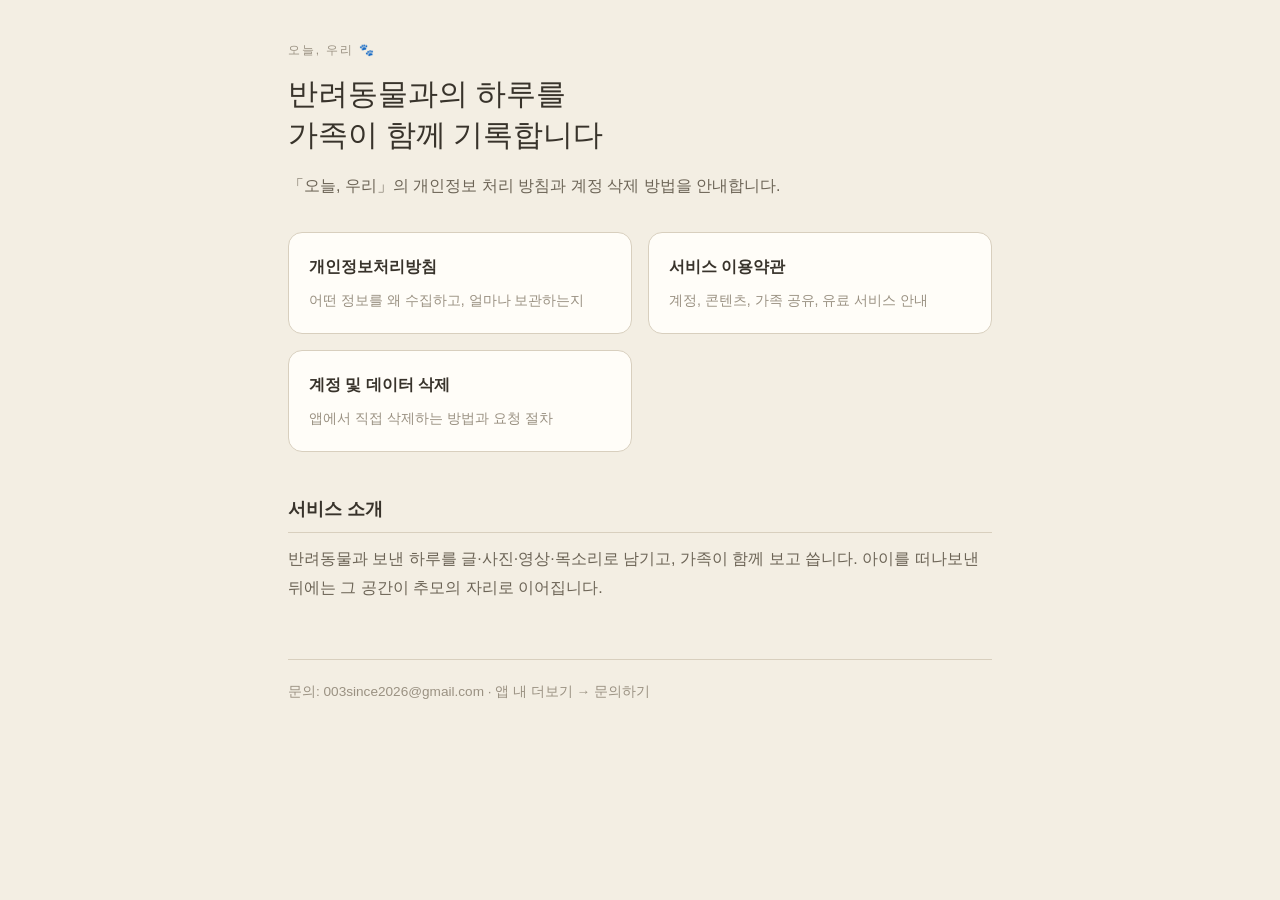
<file: index.html>
<!doctype html>
<html lang="ko">
<head>
<meta charset="utf-8">
<meta name="viewport" content="width=device-width, initial-scale=1">
<title>오늘, 우리 — 이용 안내</title>
<link rel="stylesheet" href="style.css">
</head>
<body>
<main>
  <span class="brand">오늘, 우리 🐾</span>
  <h1>반려동물과의 하루를<br>가족이 함께 기록합니다</h1>
  <p>「오늘, 우리」의 개인정보 처리 방침과 계정 삭제 방법을 안내합니다.</p>

  <div class="cards">
    <a href="privacy.html">
      <h3>개인정보처리방침</h3>
      <p>어떤 정보를 왜 수집하고, 얼마나 보관하는지</p>
    </a>
    <a href="terms.html">
      <h3>서비스 이용약관</h3>
      <p>계정, 콘텐츠, 가족 공유, 유료 서비스 안내</p>
    </a>
    <a href="account-deletion.html">
      <h3>계정 및 데이터 삭제</h3>
      <p>앱에서 직접 삭제하는 방법과 요청 절차</p>
    </a>
  </div>

  <h2>서비스 소개</h2>
  <p>반려동물과 보낸 하루를 글·사진·영상·목소리로 남기고, 가족이 함께 보고 씁니다.
     아이를 떠나보낸 뒤에는 그 공간이 추모의 자리로 이어집니다.</p>

  <footer>문의: 003since2026@gmail.com · 앱 내 더보기 → 문의하기</footer>
</main>
</body>
</html>
</file>
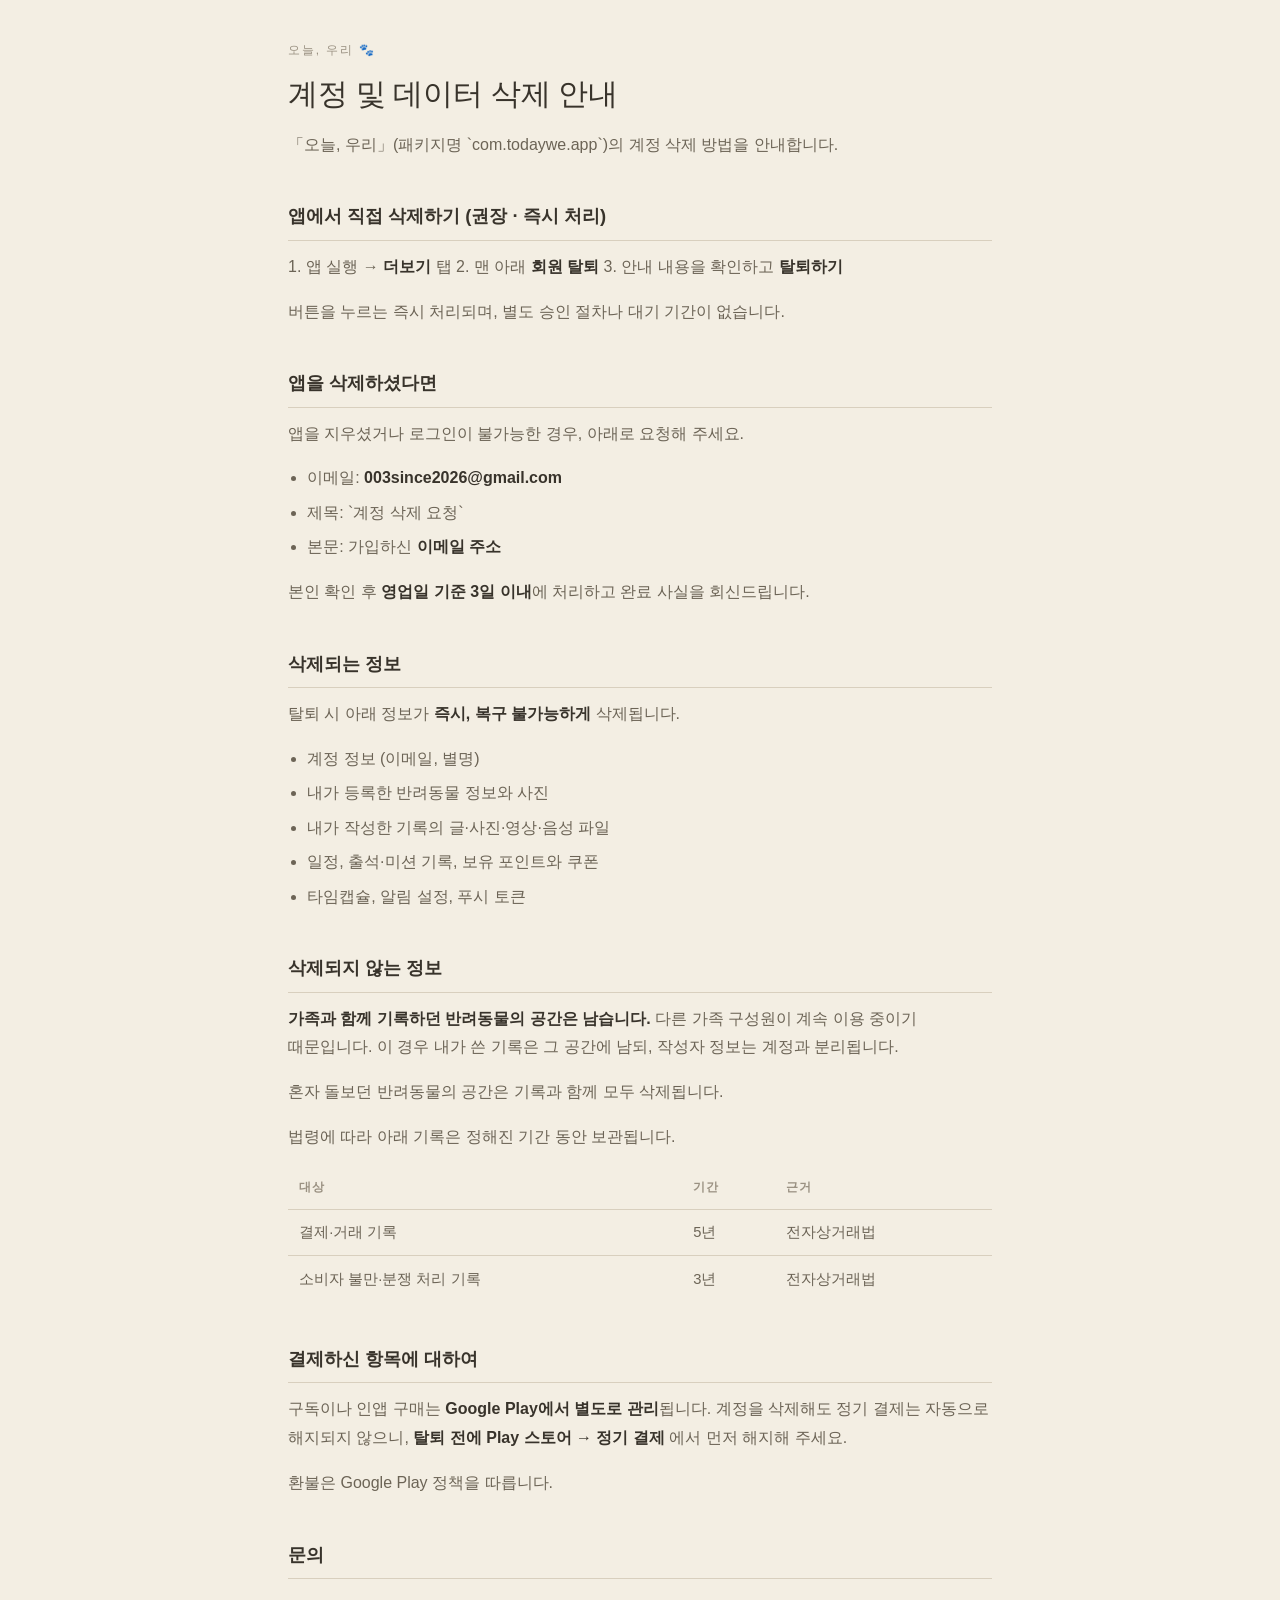
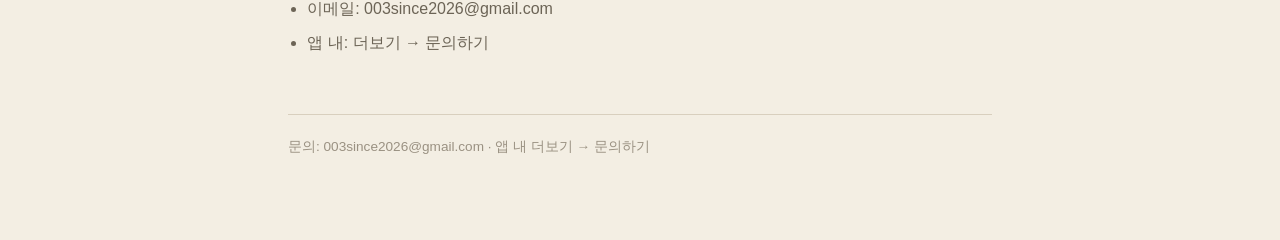
<file: account-deletion.html>
<!doctype html>
<html lang="ko">
<head>
<meta charset="utf-8">
<meta name="viewport" content="width=device-width, initial-scale=1">
<title>계정 및 데이터 삭제 안내 — 오늘, 우리</title>
<link rel="stylesheet" href="style.css">
</head>
<body>
<main>
<a class="brand" href="./">오늘, 우리 🐾</a>
<h1>계정 및 데이터 삭제 안내</h1>
<p>「오늘, 우리」(패키지명 `com.todaywe.app`)의 계정 삭제 방법을 안내합니다.</p>
<h2>앱에서 직접 삭제하기 (권장 · 즉시 처리)</h2>
<p>1. 앱 실행 → <strong>더보기</strong> 탭 2. 맨 아래 <strong>회원 탈퇴</strong> 3. 안내 내용을 확인하고 <strong>탈퇴하기</strong></p>
<p>버튼을 누르는 즉시 처리되며, 별도 승인 절차나 대기 기간이 없습니다.</p>
<h2>앱을 삭제하셨다면</h2>
<p>앱을 지우셨거나 로그인이 불가능한 경우, 아래로 요청해 주세요.</p>
<ul><li>이메일: <strong>003since2026@gmail.com</strong></li><li>제목: `계정 삭제 요청`</li><li>본문: 가입하신 <strong>이메일 주소</strong></li></ul>
<p>본인 확인 후 <strong>영업일 기준 3일 이내</strong>에 처리하고 완료 사실을 회신드립니다.</p>
<h2>삭제되는 정보</h2>
<p>탈퇴 시 아래 정보가 <strong>즉시, 복구 불가능하게</strong> 삭제됩니다.</p>
<ul><li>계정 정보 (이메일, 별명)</li><li>내가 등록한 반려동물 정보와 사진</li><li>내가 작성한 기록의 글·사진·영상·음성 파일</li><li>일정, 출석·미션 기록, 보유 포인트와 쿠폰</li><li>타임캡슐, 알림 설정, 푸시 토큰</li></ul>
<h2>삭제되지 않는 정보</h2>
<p><strong>가족과 함께 기록하던 반려동물의 공간은 남습니다.</strong> 다른 가족 구성원이 계속 이용 중이기 때문입니다. 이 경우 내가 쓴 기록은 그 공간에 남되, 작성자 정보는 계정과 분리됩니다.</p>
<p>혼자 돌보던 반려동물의 공간은 기록과 함께 모두 삭제됩니다.</p>
<p>법령에 따라 아래 기록은 정해진 기간 동안 보관됩니다.</p>
<div class="table-wrap"><table><thead><tr><th>대상</th><th>기간</th><th>근거</th></tr></thead><tbody><tr><td>결제·거래 기록</td><td>5년</td><td>전자상거래법</td></tr><tr><td>소비자 불만·분쟁 처리 기록</td><td>3년</td><td>전자상거래법</td></tr></tbody></table></div>
<h2>결제하신 항목에 대하여</h2>
<p>구독이나 인앱 구매는 <strong>Google Play에서 별도로 관리</strong>됩니다. 계정을 삭제해도 정기 결제는 자동으로 해지되지 않으니, <strong>탈퇴 전에 Play 스토어 → 정기 결제</strong> 에서 먼저 해지해 주세요.</p>
<p>환불은 Google Play 정책을 따릅니다.</p>
<h2>문의</h2>
<ul><li>이메일: 003since2026@gmail.com</li><li>앱 내: 더보기 → 문의하기</li></ul>
<footer>문의: 003since2026@gmail.com · 앱 내 더보기 → 문의하기</footer>
</main>
</body>
</html>
</file>
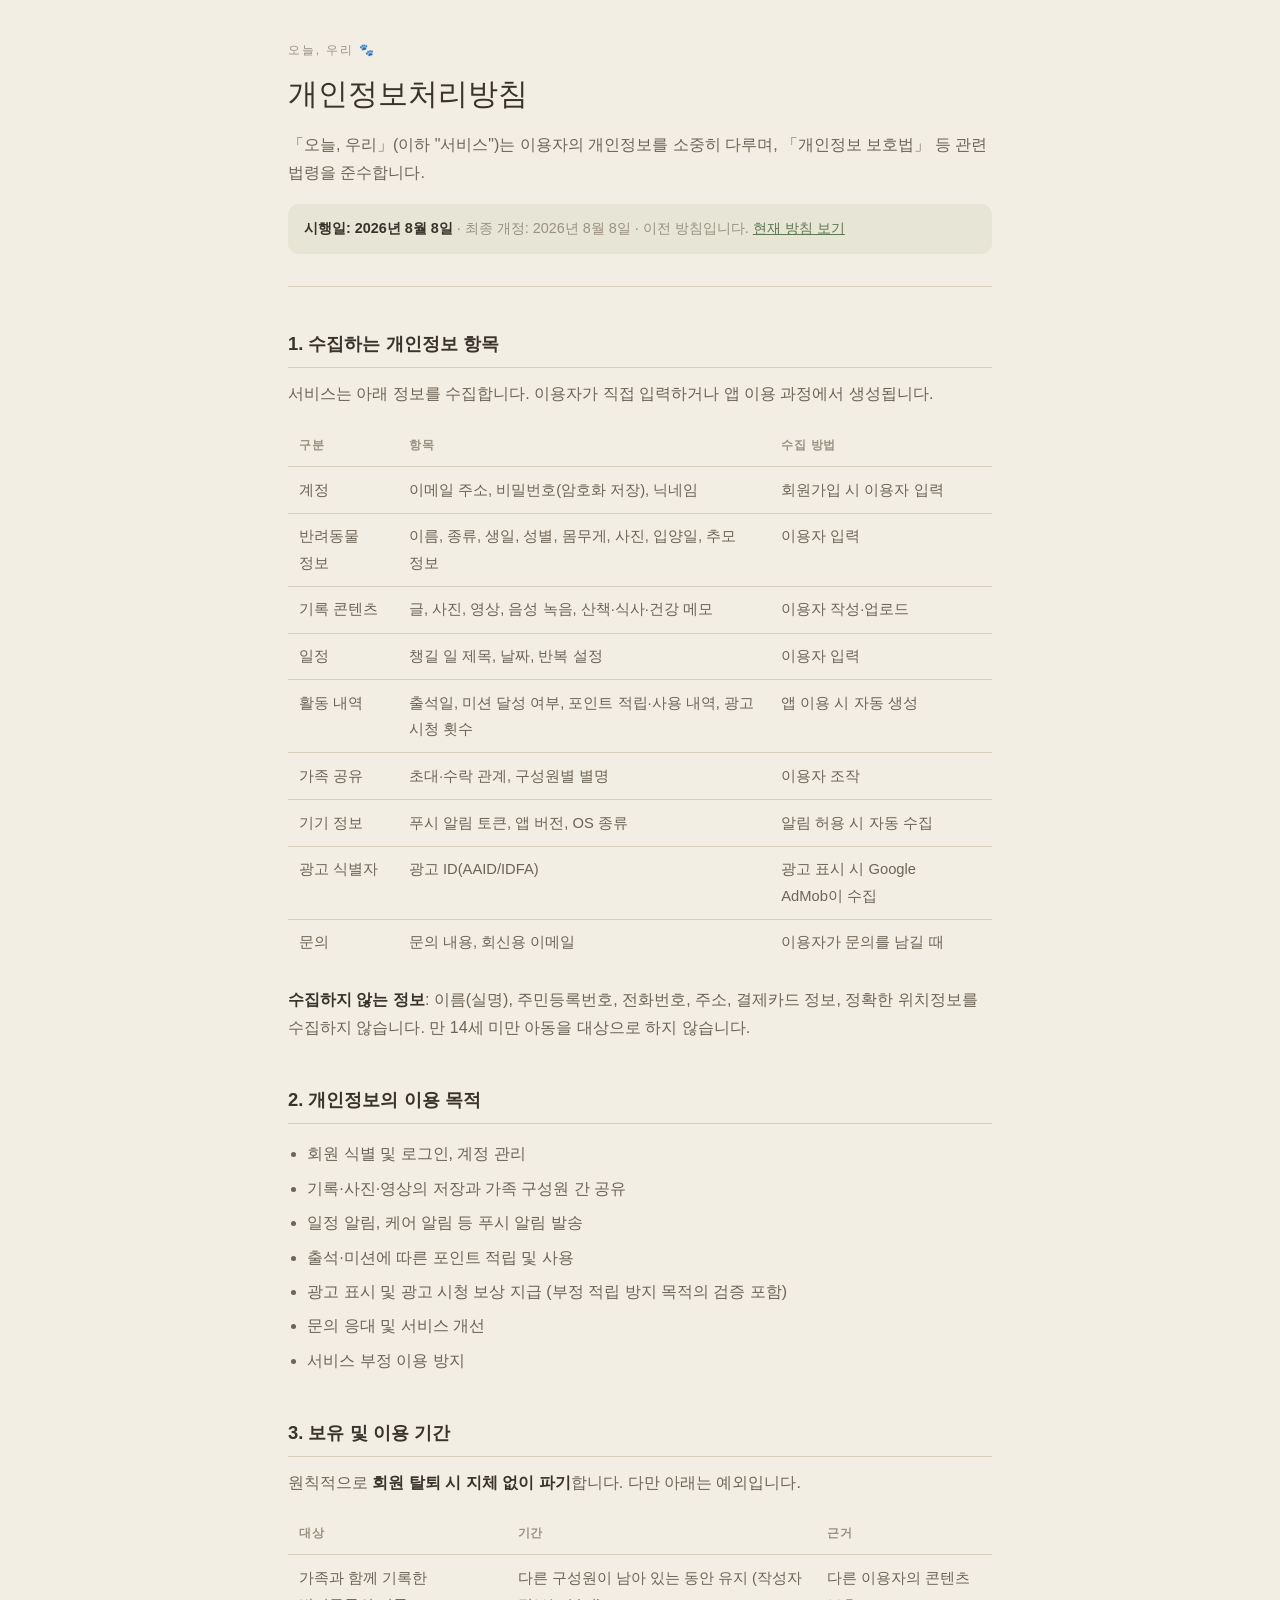
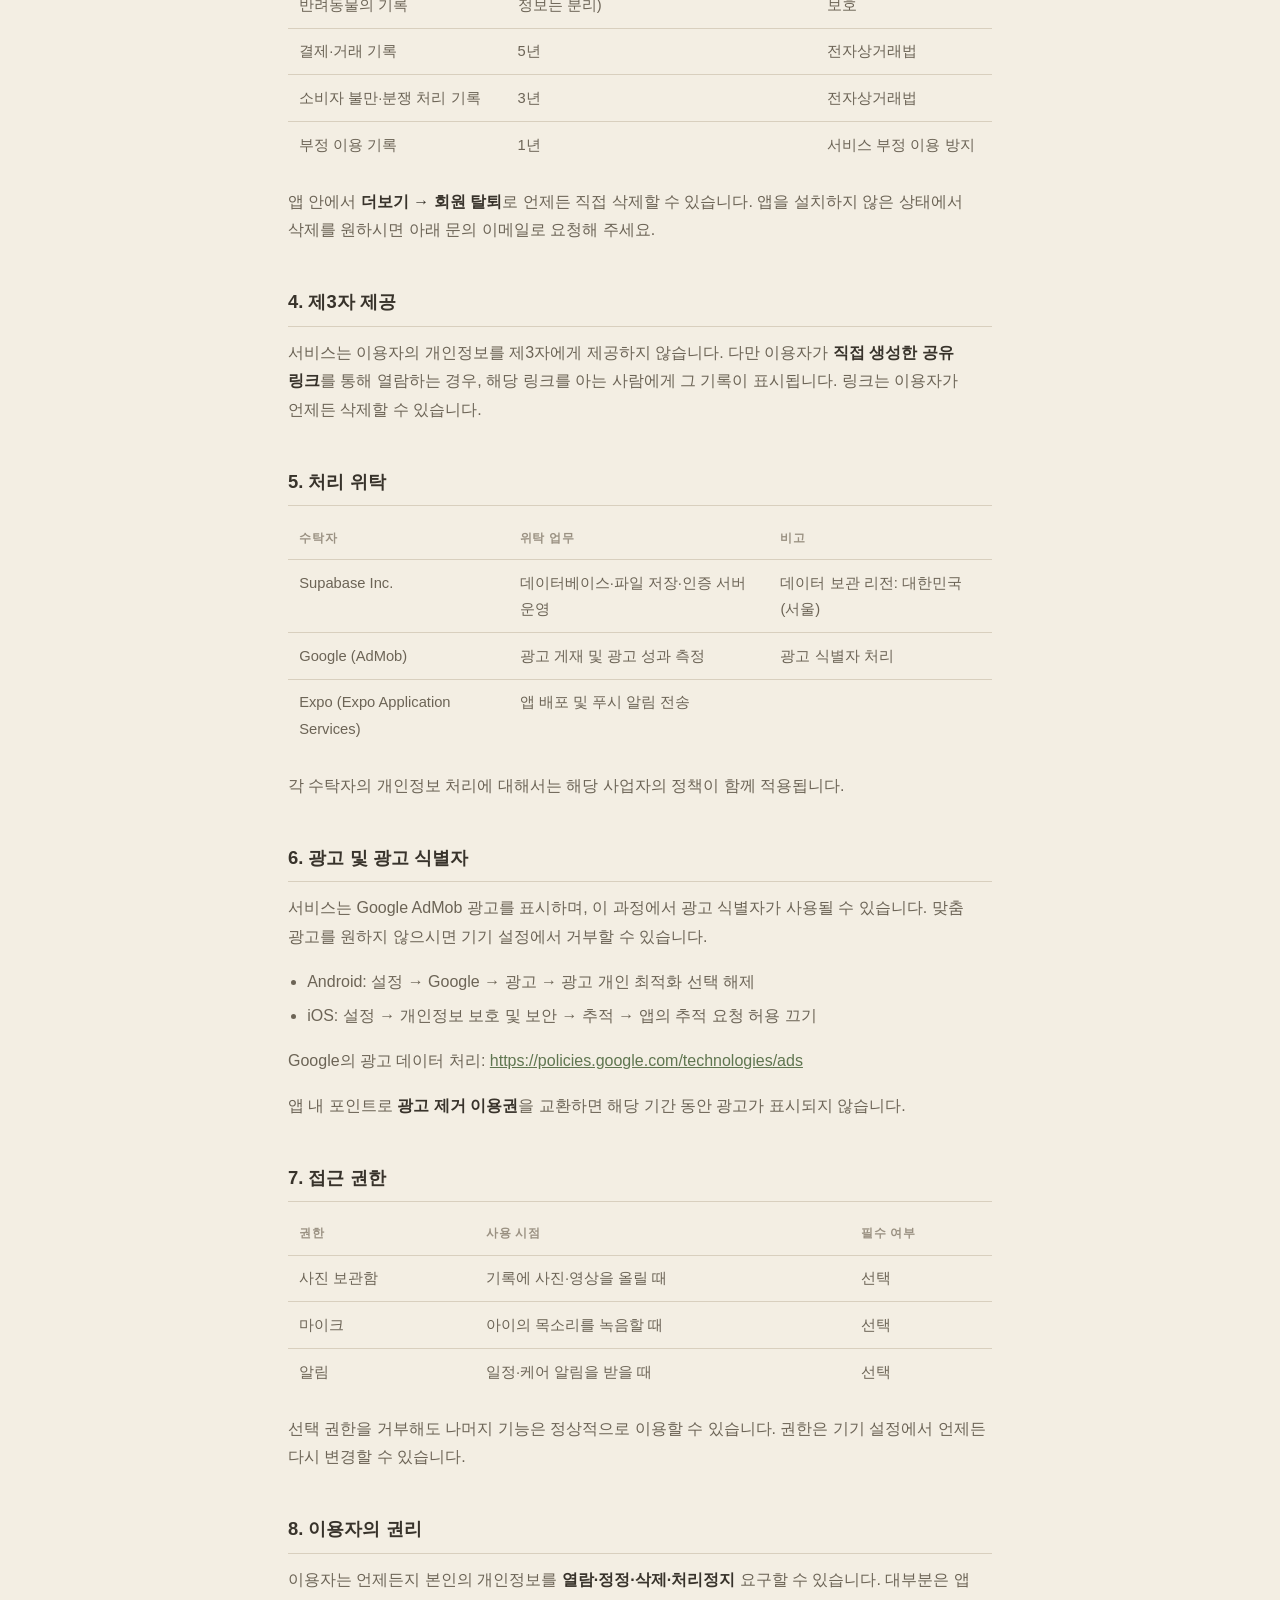
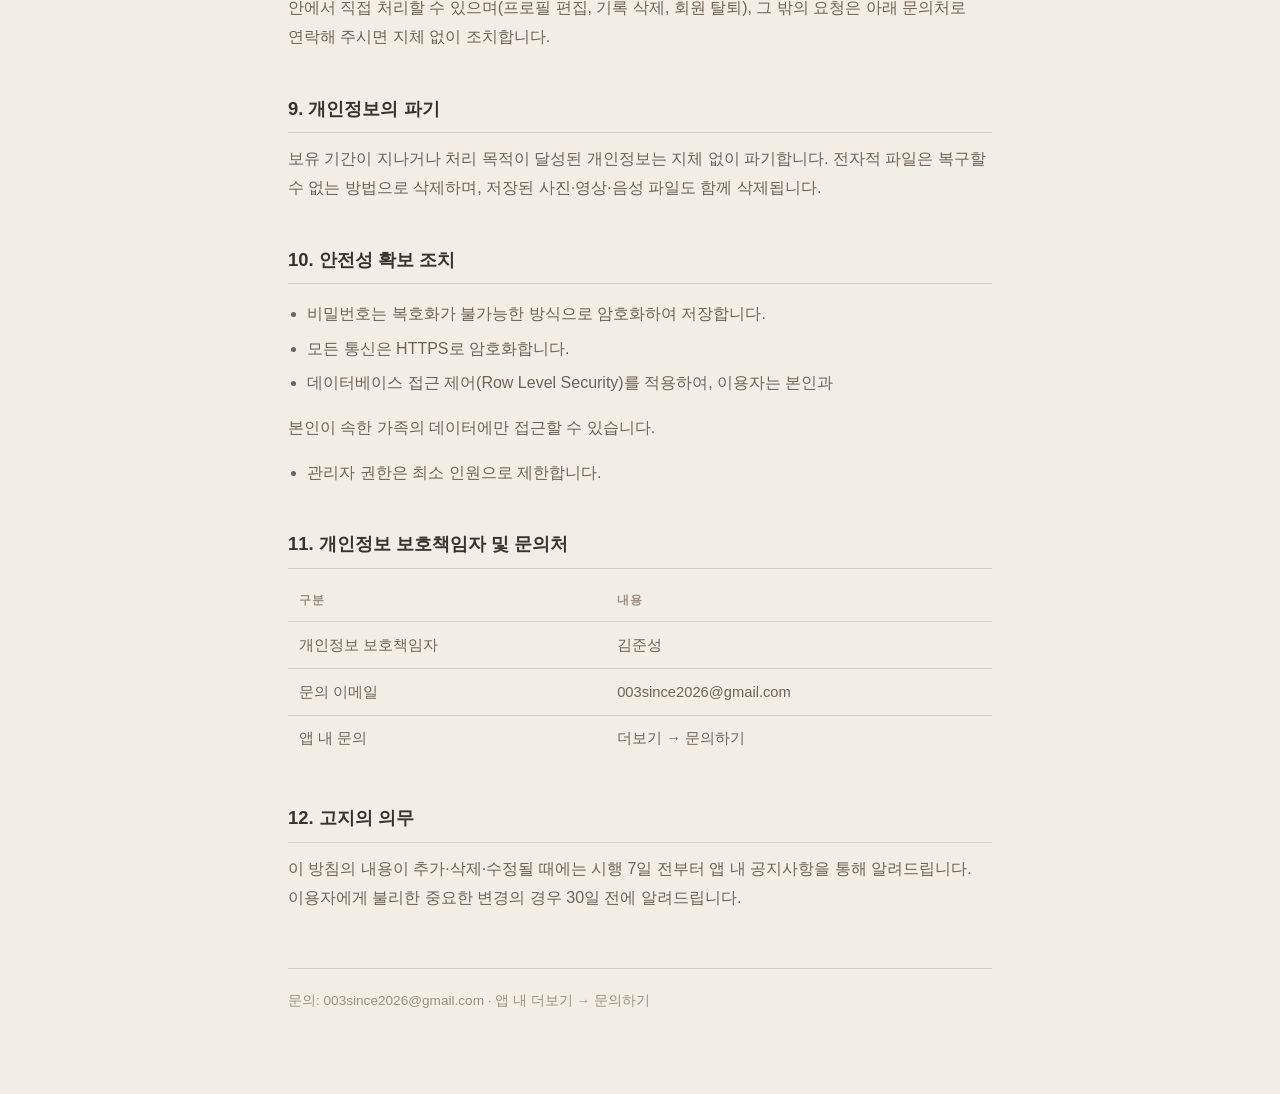
<file: privacy-20260808.html>
<!doctype html>
<html lang="ko">
<head>
<meta charset="utf-8">
<meta name="viewport" content="width=device-width, initial-scale=1">
<title>개인정보처리방침 — 오늘, 우리</title>
<link rel="stylesheet" href="style.css">
</head>
<body>
<main>
<a class="brand" href="./">오늘, 우리 🐾</a>
<h1>개인정보처리방침</h1>
<p>「오늘, 우리」(이하 &quot;서비스&quot;)는 이용자의 개인정보를 소중히 다루며, 「개인정보 보호법」 등 관련 법령을 준수합니다.</p>
<p class="meta"><strong>시행일: 2026년 8월 8일</strong> · 최종 개정: 2026년 8월 8일 · 이전 방침입니다. <a href="privacy.html">현재 방침 보기</a></p>
<hr>
<h2>1. 수집하는 개인정보 항목</h2>
<p>서비스는 아래 정보를 수집합니다. 이용자가 직접 입력하거나 앱 이용 과정에서 생성됩니다.</p>
<div class="table-wrap"><table><thead><tr><th>구분</th><th>항목</th><th>수집 방법</th></tr></thead><tbody><tr><td>계정</td><td>이메일 주소, 비밀번호(암호화 저장), 닉네임</td><td>회원가입 시 이용자 입력</td></tr><tr><td>반려동물 정보</td><td>이름, 종류, 생일, 성별, 몸무게, 사진, 입양일, 추모 정보</td><td>이용자 입력</td></tr><tr><td>기록 콘텐츠</td><td>글, 사진, 영상, 음성 녹음, 산책·식사·건강 메모</td><td>이용자 작성·업로드</td></tr><tr><td>일정</td><td>챙길 일 제목, 날짜, 반복 설정</td><td>이용자 입력</td></tr><tr><td>활동 내역</td><td>출석일, 미션 달성 여부, 포인트 적립·사용 내역, 광고 시청 횟수</td><td>앱 이용 시 자동 생성</td></tr><tr><td>가족 공유</td><td>초대·수락 관계, 구성원별 별명</td><td>이용자 조작</td></tr><tr><td>기기 정보</td><td>푸시 알림 토큰, 앱 버전, OS 종류</td><td>알림 허용 시 자동 수집</td></tr><tr><td>광고 식별자</td><td>광고 ID(AAID/IDFA)</td><td>광고 표시 시 Google AdMob이 수집</td></tr><tr><td>문의</td><td>문의 내용, 회신용 이메일</td><td>이용자가 문의를 남길 때</td></tr></tbody></table></div>
<p><strong>수집하지 않는 정보</strong>: 이름(실명), 주민등록번호, 전화번호, 주소, 결제카드 정보, 정확한 위치정보를 수집하지 않습니다. 만 14세 미만 아동을 대상으로 하지 않습니다.</p>
<h2>2. 개인정보의 이용 목적</h2>
<ul><li>회원 식별 및 로그인, 계정 관리</li><li>기록·사진·영상의 저장과 가족 구성원 간 공유</li><li>일정 알림, 케어 알림 등 푸시 알림 발송</li><li>출석·미션에 따른 포인트 적립 및 사용</li><li>광고 표시 및 광고 시청 보상 지급 (부정 적립 방지 목적의 검증 포함)</li><li>문의 응대 및 서비스 개선</li><li>서비스 부정 이용 방지</li></ul>
<h2>3. 보유 및 이용 기간</h2>
<p>원칙적으로 <strong>회원 탈퇴 시 지체 없이 파기</strong>합니다. 다만 아래는 예외입니다.</p>
<div class="table-wrap"><table><thead><tr><th>대상</th><th>기간</th><th>근거</th></tr></thead><tbody><tr><td>가족과 함께 기록한 반려동물의 기록</td><td>다른 구성원이 남아 있는 동안 유지 (작성자 정보는 분리)</td><td>다른 이용자의 콘텐츠 보호</td></tr><tr><td>결제·거래 기록</td><td>5년</td><td>전자상거래법</td></tr><tr><td>소비자 불만·분쟁 처리 기록</td><td>3년</td><td>전자상거래법</td></tr><tr><td>부정 이용 기록</td><td>1년</td><td>서비스 부정 이용 방지</td></tr></tbody></table></div>
<p>앱 안에서 <strong>더보기 → 회원 탈퇴</strong>로 언제든 직접 삭제할 수 있습니다. 앱을 설치하지 않은 상태에서 삭제를 원하시면 아래 문의 이메일로 요청해 주세요.</p>
<h2>4. 제3자 제공</h2>
<p>서비스는 이용자의 개인정보를 제3자에게 제공하지 않습니다. 다만 이용자가 <strong>직접 생성한 공유 링크</strong>를 통해 열람하는 경우, 해당 링크를 아는 사람에게 그 기록이 표시됩니다. 링크는 이용자가 언제든 삭제할 수 있습니다.</p>
<h2>5. 처리 위탁</h2>
<div class="table-wrap"><table><thead><tr><th>수탁자</th><th>위탁 업무</th><th>비고</th></tr></thead><tbody><tr><td>Supabase Inc.</td><td>데이터베이스·파일 저장·인증 서버 운영</td><td>데이터 보관 리전: 대한민국(서울)</td></tr><tr><td>Google (AdMob)</td><td>광고 게재 및 광고 성과 측정</td><td>광고 식별자 처리</td></tr><tr><td>Expo (Expo Application Services)</td><td>앱 배포 및 푸시 알림 전송</td><td></td></tr></tbody></table></div>
<p>각 수탁자의 개인정보 처리에 대해서는 해당 사업자의 정책이 함께 적용됩니다.</p>
<h2>6. 광고 및 광고 식별자</h2>
<p>서비스는 Google AdMob 광고를 표시하며, 이 과정에서 광고 식별자가 사용될 수 있습니다. 맞춤 광고를 원하지 않으시면 기기 설정에서 거부할 수 있습니다.</p>
<ul><li>Android: 설정 → Google → 광고 → 광고 개인 최적화 선택 해제</li><li>iOS: 설정 → 개인정보 보호 및 보안 → 추적 → 앱의 추적 요청 허용 끄기</li></ul>
<p>Google의 광고 데이터 처리: <a href="https://policies.google.com/technologies/ads">https://policies.google.com/technologies/ads</a></p>
<p>앱 내 포인트로 <strong>광고 제거 이용권</strong>을 교환하면 해당 기간 동안 광고가 표시되지 않습니다.</p>
<h2>7. 접근 권한</h2>
<div class="table-wrap"><table><thead><tr><th>권한</th><th>사용 시점</th><th>필수 여부</th></tr></thead><tbody><tr><td>사진 보관함</td><td>기록에 사진·영상을 올릴 때</td><td>선택</td></tr><tr><td>마이크</td><td>아이의 목소리를 녹음할 때</td><td>선택</td></tr><tr><td>알림</td><td>일정·케어 알림을 받을 때</td><td>선택</td></tr></tbody></table></div>
<p>선택 권한을 거부해도 나머지 기능은 정상적으로 이용할 수 있습니다. 권한은 기기 설정에서 언제든 다시 변경할 수 있습니다.</p>
<h2>8. 이용자의 권리</h2>
<p>이용자는 언제든지 본인의 개인정보를 <strong>열람·정정·삭제·처리정지</strong> 요구할 수 있습니다. 대부분은 앱 안에서 직접 처리할 수 있으며(프로필 편집, 기록 삭제, 회원 탈퇴), 그 밖의 요청은 아래 문의처로 연락해 주시면 지체 없이 조치합니다.</p>
<h2>9. 개인정보의 파기</h2>
<p>보유 기간이 지나거나 처리 목적이 달성된 개인정보는 지체 없이 파기합니다. 전자적 파일은 복구할 수 없는 방법으로 삭제하며, 저장된 사진·영상·음성 파일도 함께 삭제됩니다.</p>
<h2>10. 안전성 확보 조치</h2>
<ul><li>비밀번호는 복호화가 불가능한 방식으로 암호화하여 저장합니다.</li><li>모든 통신은 HTTPS로 암호화합니다.</li><li>데이터베이스 접근 제어(Row Level Security)를 적용하여, 이용자는 본인과</li></ul>
<p>본인이 속한 가족의 데이터에만 접근할 수 있습니다.</p>
<ul><li>관리자 권한은 최소 인원으로 제한합니다.</li></ul>
<h2>11. 개인정보 보호책임자 및 문의처</h2>
<div class="table-wrap"><table><thead><tr><th>구분</th><th>내용</th></tr></thead><tbody><tr><td>개인정보 보호책임자</td><td>김준성</td></tr><tr><td>문의 이메일</td><td>003since2026@gmail.com</td></tr><tr><td>앱 내 문의</td><td>더보기 → 문의하기</td></tr></tbody></table></div>
<h2>12. 고지의 의무</h2>
<p>이 방침의 내용이 추가·삭제·수정될 때에는 시행 7일 전부터 앱 내 공지사항을 통해 알려드립니다. 이용자에게 불리한 중요한 변경의 경우 30일 전에 알려드립니다.</p>
<footer>문의: 003since2026@gmail.com · 앱 내 더보기 → 문의하기</footer>
</main>
</body>
</html>
</file>
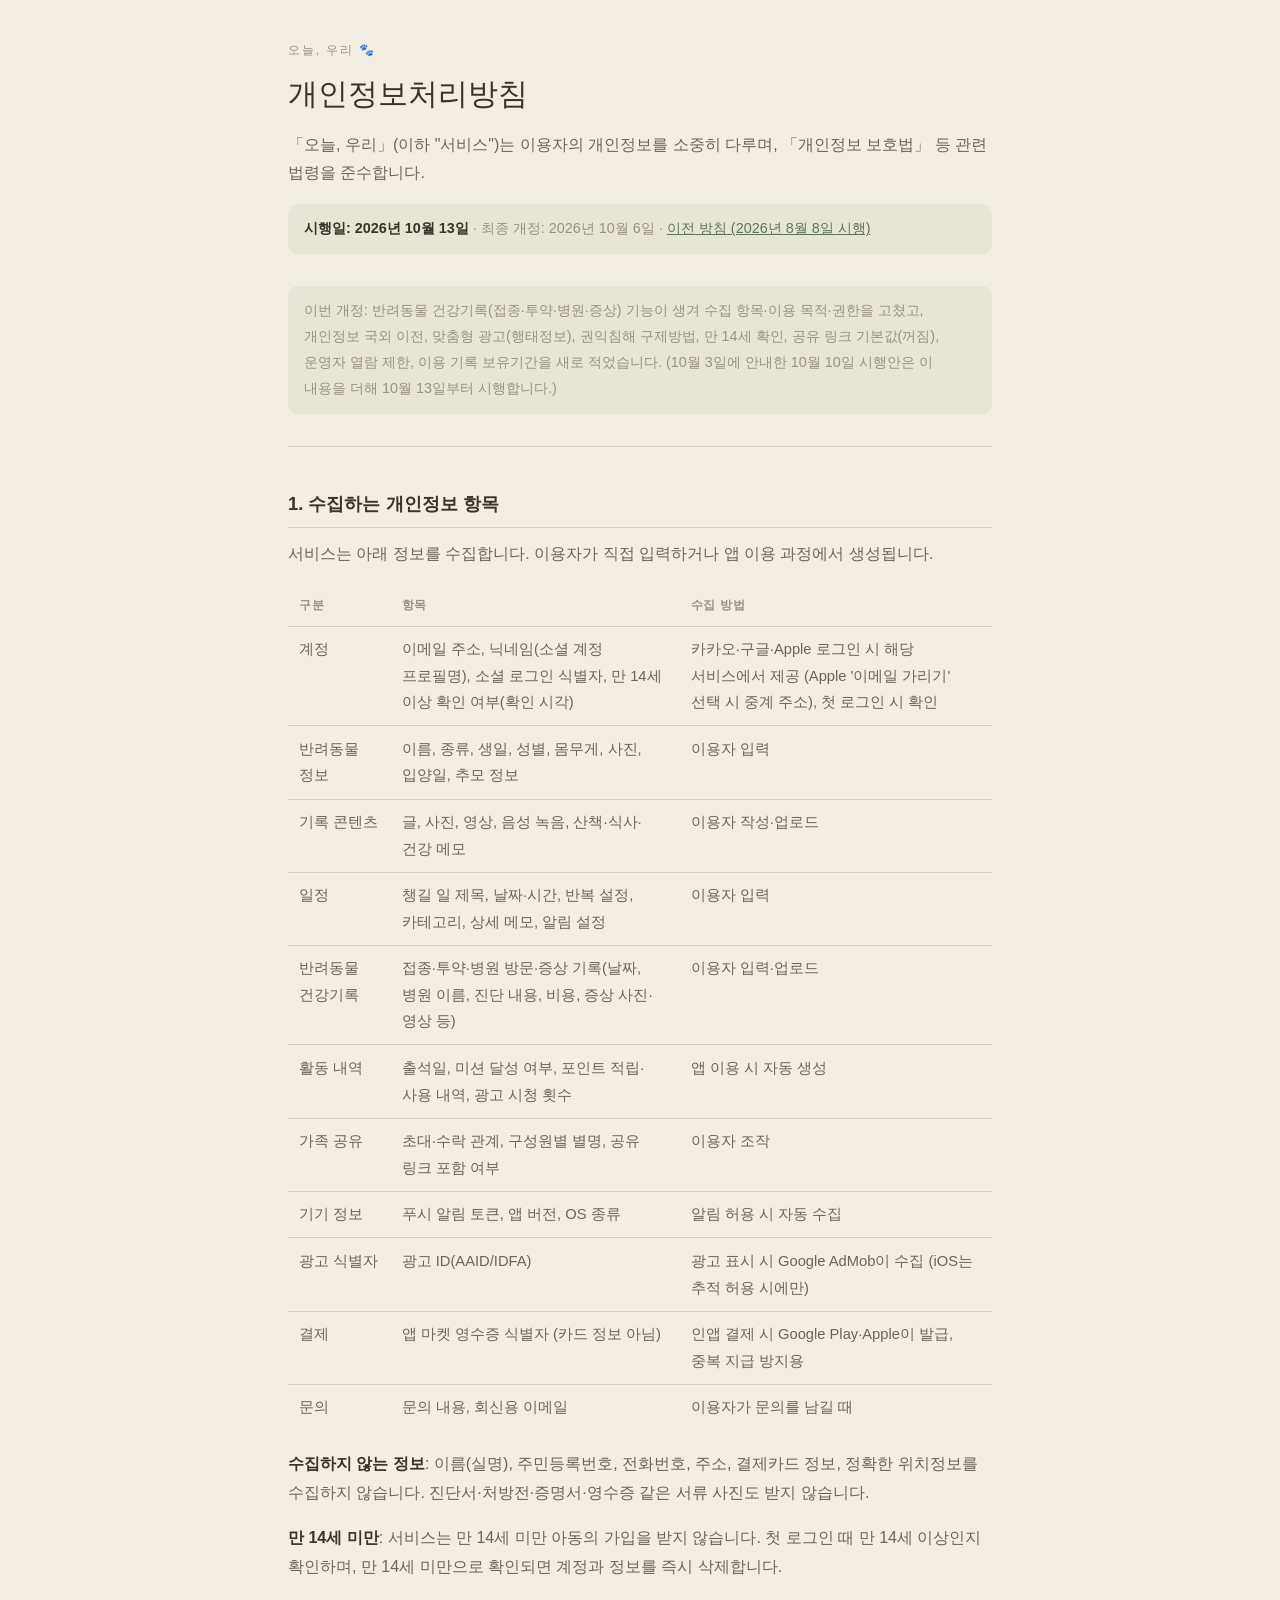
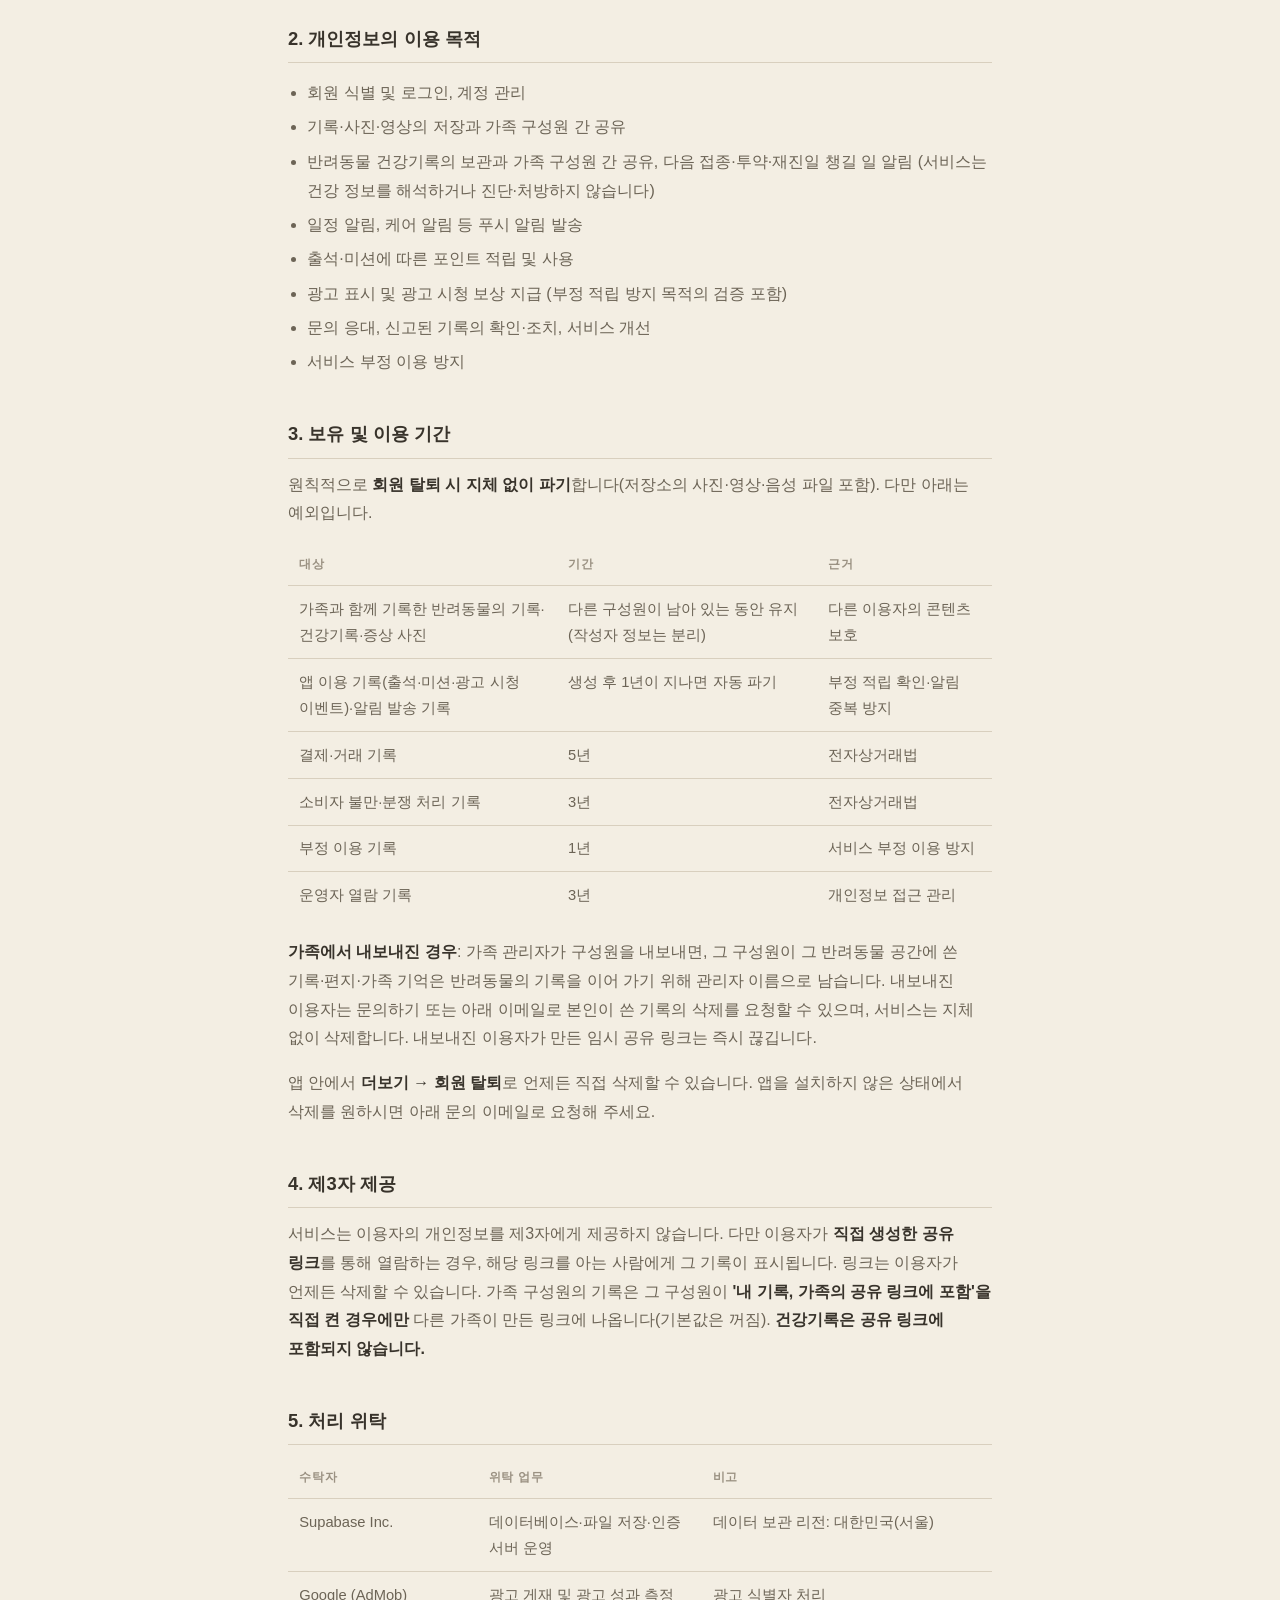
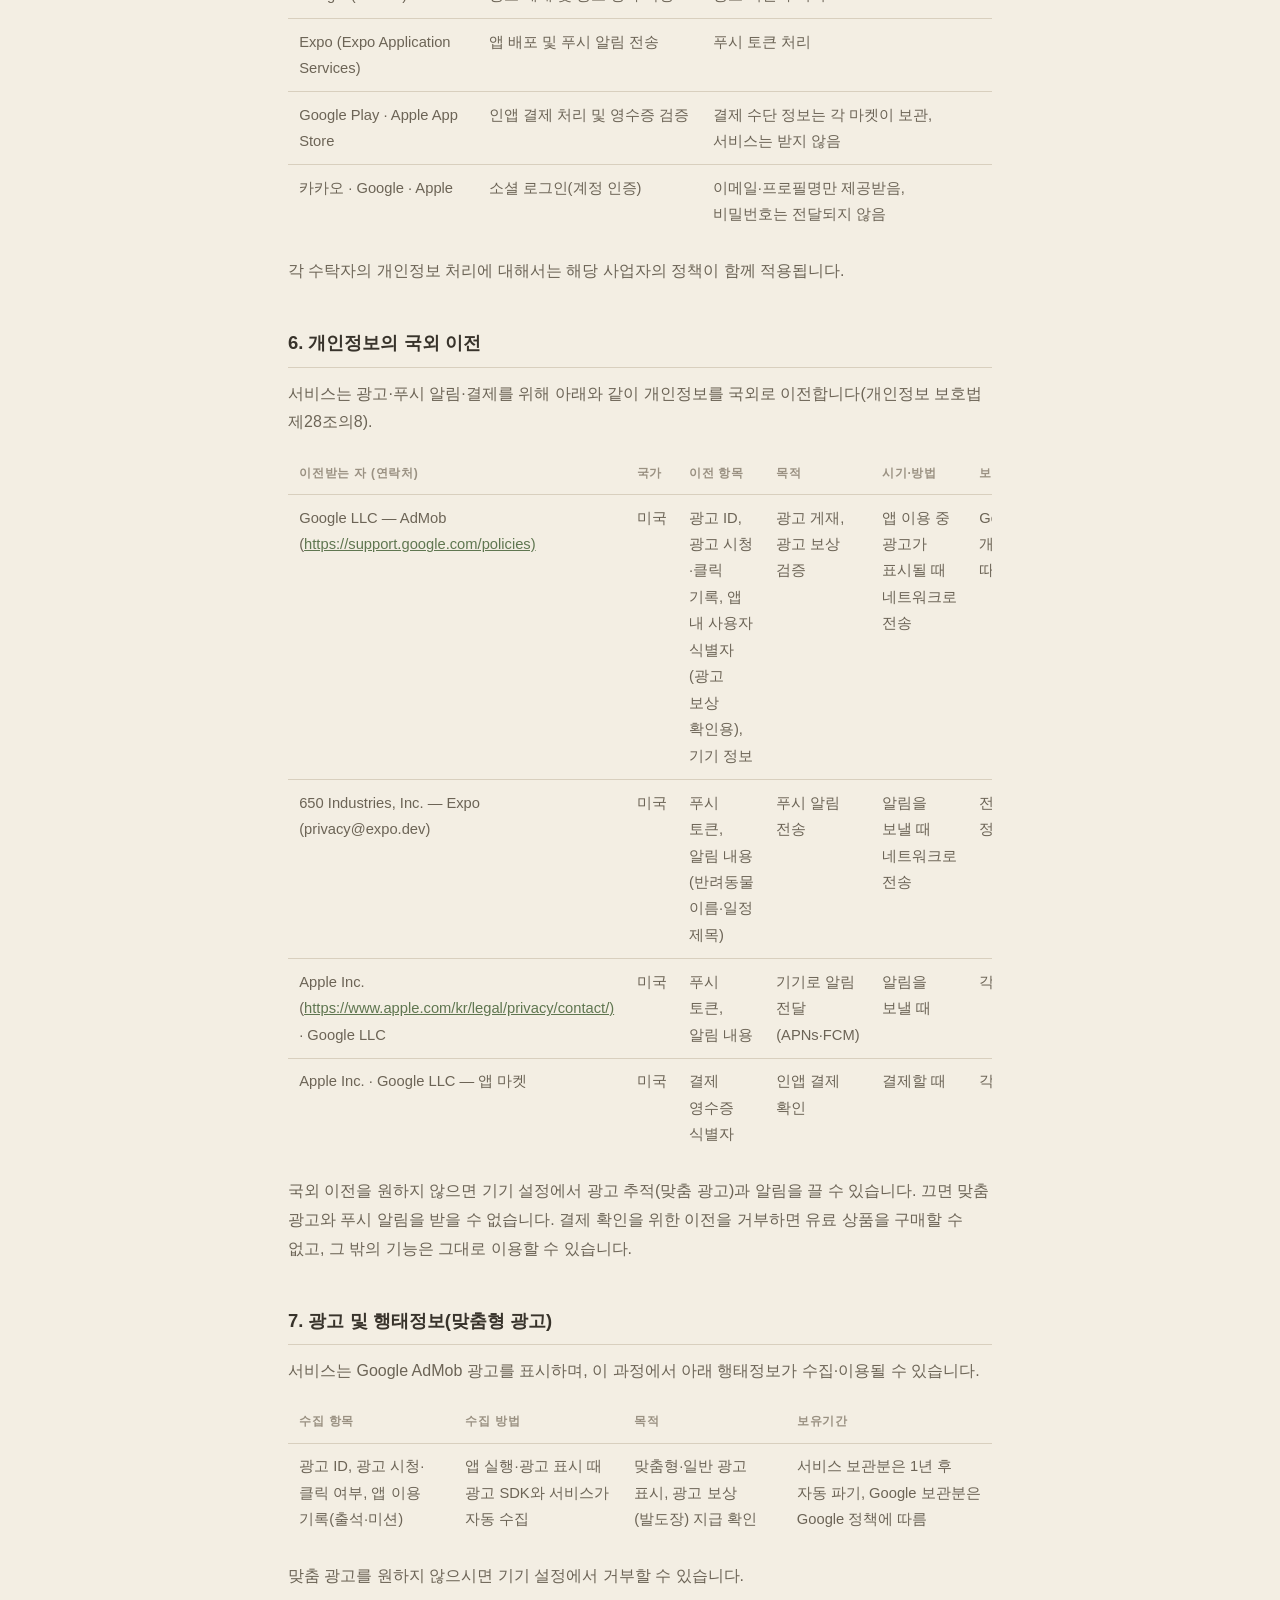
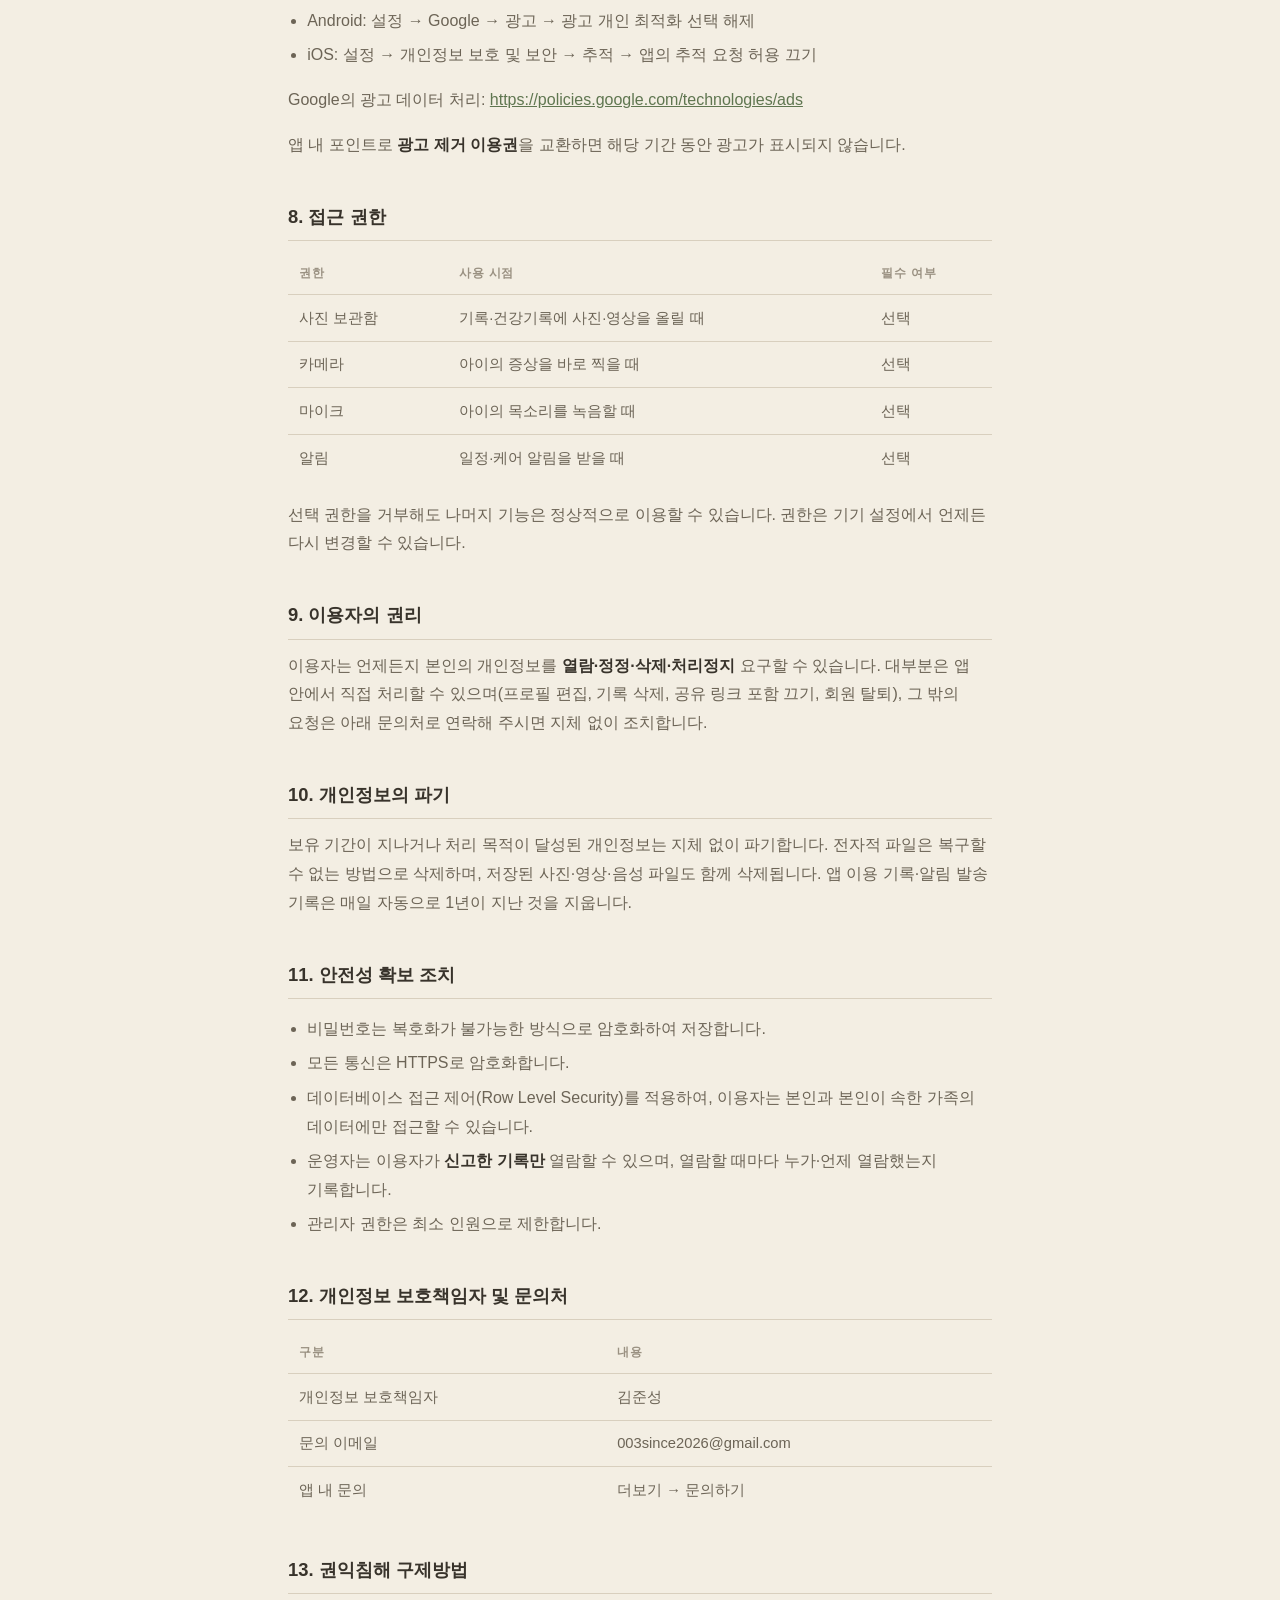
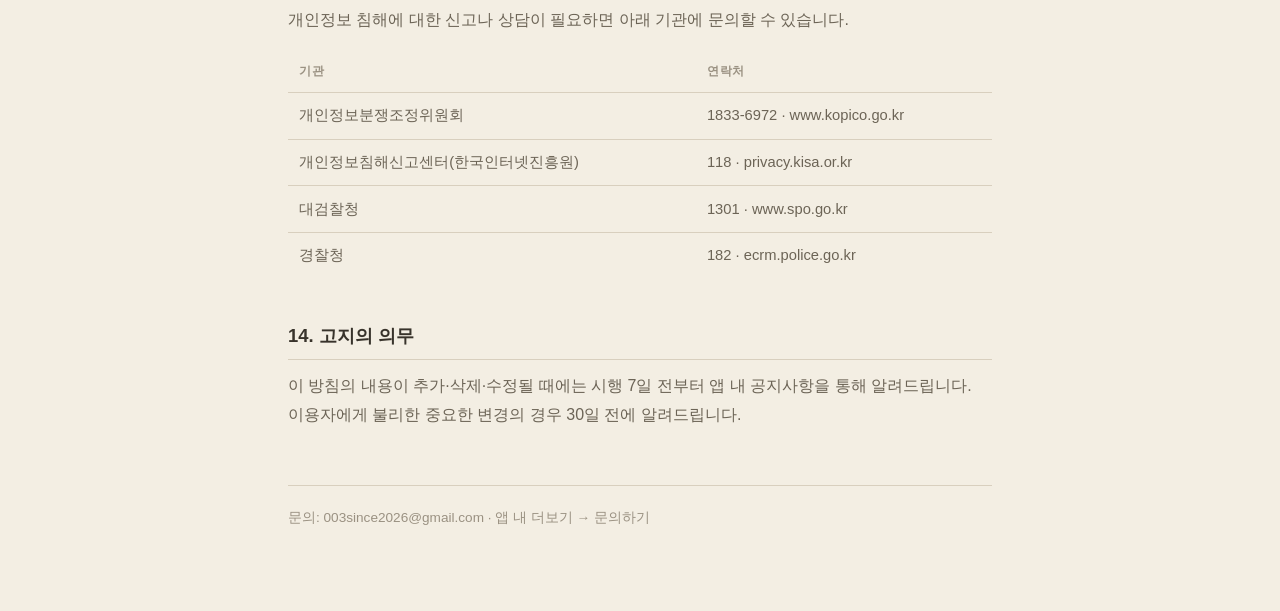
<file: privacy.html>
<!doctype html>
<html lang="ko">
<head>
<meta charset="utf-8">
<meta name="viewport" content="width=device-width, initial-scale=1">
<title>개인정보처리방침 — 오늘, 우리</title>
<link rel="stylesheet" href="style.css">
</head>
<body>
<main>
<a class="brand" href="./">오늘, 우리 🐾</a>
<h1>개인정보처리방침</h1>
<p>「오늘, 우리」(이하 &quot;서비스&quot;)는 이용자의 개인정보를 소중히 다루며, 「개인정보 보호법」 등 관련 법령을 준수합니다.</p>
<p class="meta"><strong>시행일: 2026년 10월 13일</strong> · 최종 개정: 2026년 10월 6일 · <a href="privacy-20260808.html">이전 방침 (2026년 8월 8일 시행)</a></p>
<p class="meta">이번 개정: 반려동물 건강기록(접종·투약·병원·증상) 기능이 생겨 수집 항목·이용 목적·권한을 고쳤고, 개인정보 국외 이전, 맞춤형 광고(행태정보), 권익침해 구제방법, 만 14세 확인, 공유 링크 기본값(꺼짐), 운영자 열람 제한, 이용 기록 보유기간을 새로 적었습니다. (10월 3일에 안내한 10월 10일 시행안은 이 내용을 더해 10월 13일부터 시행합니다.)</p>
<hr>
<h2>1. 수집하는 개인정보 항목</h2>
<p>서비스는 아래 정보를 수집합니다. 이용자가 직접 입력하거나 앱 이용 과정에서 생성됩니다.</p>
<div class="table-wrap"><table><thead><tr><th>구분</th><th>항목</th><th>수집 방법</th></tr></thead><tbody><tr><td>계정</td><td>이메일 주소, 닉네임(소셜 계정 프로필명), 소셜 로그인 식별자, 만 14세 이상 확인 여부(확인 시각)</td><td>카카오·구글·Apple 로그인 시 해당 서비스에서 제공 (Apple '이메일 가리기' 선택 시 중계 주소), 첫 로그인 시 확인</td></tr><tr><td>반려동물 정보</td><td>이름, 종류, 생일, 성별, 몸무게, 사진, 입양일, 추모 정보</td><td>이용자 입력</td></tr><tr><td>기록 콘텐츠</td><td>글, 사진, 영상, 음성 녹음, 산책·식사·건강 메모</td><td>이용자 작성·업로드</td></tr><tr><td>일정</td><td>챙길 일 제목, 날짜·시간, 반복 설정, 카테고리, 상세 메모, 알림 설정</td><td>이용자 입력</td></tr><tr><td>반려동물 건강기록</td><td>접종·투약·병원 방문·증상 기록(날짜, 병원 이름, 진단 내용, 비용, 증상 사진·영상 등)</td><td>이용자 입력·업로드</td></tr><tr><td>활동 내역</td><td>출석일, 미션 달성 여부, 포인트 적립·사용 내역, 광고 시청 횟수</td><td>앱 이용 시 자동 생성</td></tr><tr><td>가족 공유</td><td>초대·수락 관계, 구성원별 별명, 공유 링크 포함 여부</td><td>이용자 조작</td></tr><tr><td>기기 정보</td><td>푸시 알림 토큰, 앱 버전, OS 종류</td><td>알림 허용 시 자동 수집</td></tr><tr><td>광고 식별자</td><td>광고 ID(AAID/IDFA)</td><td>광고 표시 시 Google AdMob이 수집 (iOS는 추적 허용 시에만)</td></tr><tr><td>결제</td><td>앱 마켓 영수증 식별자 (카드 정보 아님)</td><td>인앱 결제 시 Google Play·Apple이 발급, 중복 지급 방지용</td></tr><tr><td>문의</td><td>문의 내용, 회신용 이메일</td><td>이용자가 문의를 남길 때</td></tr></tbody></table></div>
<p><strong>수집하지 않는 정보</strong>: 이름(실명), 주민등록번호, 전화번호, 주소, 결제카드 정보, 정확한 위치정보를 수집하지 않습니다. 진단서·처방전·증명서·영수증 같은 서류 사진도 받지 않습니다.</p>
<p><strong>만 14세 미만</strong>: 서비스는 만 14세 미만 아동의 가입을 받지 않습니다. 첫 로그인 때 만 14세 이상인지 확인하며, 만 14세 미만으로 확인되면 계정과 정보를 즉시 삭제합니다.</p>
<h2>2. 개인정보의 이용 목적</h2>
<ul><li>회원 식별 및 로그인, 계정 관리</li><li>기록·사진·영상의 저장과 가족 구성원 간 공유</li><li>반려동물 건강기록의 보관과 가족 구성원 간 공유, 다음 접종·투약·재진일 챙길 일 알림 (서비스는 건강 정보를 해석하거나 진단·처방하지 않습니다)</li><li>일정 알림, 케어 알림 등 푸시 알림 발송</li><li>출석·미션에 따른 포인트 적립 및 사용</li><li>광고 표시 및 광고 시청 보상 지급 (부정 적립 방지 목적의 검증 포함)</li><li>문의 응대, 신고된 기록의 확인·조치, 서비스 개선</li><li>서비스 부정 이용 방지</li></ul>
<h2>3. 보유 및 이용 기간</h2>
<p>원칙적으로 <strong>회원 탈퇴 시 지체 없이 파기</strong>합니다(저장소의 사진·영상·음성 파일 포함). 다만 아래는 예외입니다.</p>
<div class="table-wrap"><table><thead><tr><th>대상</th><th>기간</th><th>근거</th></tr></thead><tbody><tr><td>가족과 함께 기록한 반려동물의 기록·건강기록·증상 사진</td><td>다른 구성원이 남아 있는 동안 유지 (작성자 정보는 분리)</td><td>다른 이용자의 콘텐츠 보호</td></tr><tr><td>앱 이용 기록(출석·미션·광고 시청 이벤트)·알림 발송 기록</td><td>생성 후 1년이 지나면 자동 파기</td><td>부정 적립 확인·알림 중복 방지</td></tr><tr><td>결제·거래 기록</td><td>5년</td><td>전자상거래법</td></tr><tr><td>소비자 불만·분쟁 처리 기록</td><td>3년</td><td>전자상거래법</td></tr><tr><td>부정 이용 기록</td><td>1년</td><td>서비스 부정 이용 방지</td></tr><tr><td>운영자 열람 기록</td><td>3년</td><td>개인정보 접근 관리</td></tr></tbody></table></div>
<p><strong>가족에서 내보내진 경우</strong>: 가족 관리자가 구성원을 내보내면, 그 구성원이 그 반려동물 공간에 쓴 기록·편지·가족 기억은 반려동물의 기록을 이어 가기 위해 관리자 이름으로 남습니다. 내보내진 이용자는 문의하기 또는 아래 이메일로 본인이 쓴 기록의 삭제를 요청할 수 있으며, 서비스는 지체 없이 삭제합니다. 내보내진 이용자가 만든 임시 공유 링크는 즉시 끊깁니다.</p>
<p>앱 안에서 <strong>더보기 → 회원 탈퇴</strong>로 언제든 직접 삭제할 수 있습니다. 앱을 설치하지 않은 상태에서 삭제를 원하시면 아래 문의 이메일로 요청해 주세요.</p>
<h2>4. 제3자 제공</h2>
<p>서비스는 이용자의 개인정보를 제3자에게 제공하지 않습니다. 다만 이용자가 <strong>직접 생성한 공유 링크</strong>를 통해 열람하는 경우, 해당 링크를 아는 사람에게 그 기록이 표시됩니다. 링크는 이용자가 언제든 삭제할 수 있습니다. 가족 구성원의 기록은 그 구성원이 <strong>'내 기록, 가족의 공유 링크에 포함'을 직접 켠 경우에만</strong> 다른 가족이 만든 링크에 나옵니다(기본값은 꺼짐). <strong>건강기록은 공유 링크에 포함되지 않습니다.</strong></p>
<h2>5. 처리 위탁</h2>
<div class="table-wrap"><table><thead><tr><th>수탁자</th><th>위탁 업무</th><th>비고</th></tr></thead><tbody><tr><td>Supabase Inc.</td><td>데이터베이스·파일 저장·인증 서버 운영</td><td>데이터 보관 리전: 대한민국(서울)</td></tr><tr><td>Google (AdMob)</td><td>광고 게재 및 광고 성과 측정</td><td>광고 식별자 처리</td></tr><tr><td>Expo (Expo Application Services)</td><td>앱 배포 및 푸시 알림 전송</td><td>푸시 토큰 처리</td></tr><tr><td>Google Play · Apple App Store</td><td>인앱 결제 처리 및 영수증 검증</td><td>결제 수단 정보는 각 마켓이 보관, 서비스는 받지 않음</td></tr><tr><td>카카오 · Google · Apple</td><td>소셜 로그인(계정 인증)</td><td>이메일·프로필명만 제공받음, 비밀번호는 전달되지 않음</td></tr></tbody></table></div>
<p>각 수탁자의 개인정보 처리에 대해서는 해당 사업자의 정책이 함께 적용됩니다.</p>
<h2>6. 개인정보의 국외 이전</h2>
<p>서비스는 광고·푸시 알림·결제를 위해 아래와 같이 개인정보를 국외로 이전합니다(개인정보 보호법 제28조의8).</p>
<div class="table-wrap"><table><thead><tr><th>이전받는 자 (연락처)</th><th>국가</th><th>이전 항목</th><th>목적</th><th>시기·방법</th><th>보유기간</th></tr></thead><tbody><tr><td>Google LLC — AdMob (<a href="https://support.google.com/policies)">https://support.google.com/policies)</a></td><td>미국</td><td>광고 ID, 광고 시청·클릭 기록, 앱 내 사용자 식별자(광고 보상 확인용), 기기 정보</td><td>광고 게재, 광고 보상 검증</td><td>앱 이용 중 광고가 표시될 때 네트워크로 전송</td><td>Google 개인정보처리방침에 따름</td></tr><tr><td>650 Industries, Inc. — Expo (privacy@expo.dev)</td><td>미국</td><td>푸시 토큰, 알림 내용(반려동물 이름·일정 제목)</td><td>푸시 알림 전송</td><td>알림을 보낼 때 네트워크로 전송</td><td>전송 후 Expo 정책에 따라 삭제</td></tr><tr><td>Apple Inc. (<a href="https://www.apple.com/kr/legal/privacy/contact/)">https://www.apple.com/kr/legal/privacy/contact/)</a> · Google LLC</td><td>미국</td><td>푸시 토큰, 알림 내용</td><td>기기로 알림 전달(APNs·FCM)</td><td>알림을 보낼 때</td><td>각 사 정책에 따름</td></tr><tr><td>Apple Inc. · Google LLC — 앱 마켓</td><td>미국</td><td>결제 영수증 식별자</td><td>인앱 결제 확인</td><td>결제할 때</td><td>각 사 정책에 따름</td></tr></tbody></table></div>
<p>국외 이전을 원하지 않으면 기기 설정에서 광고 추적(맞춤 광고)과 알림을 끌 수 있습니다. 끄면 맞춤 광고와 푸시 알림을 받을 수 없습니다. 결제 확인을 위한 이전을 거부하면 유료 상품을 구매할 수 없고, 그 밖의 기능은 그대로 이용할 수 있습니다.</p>
<h2>7. 광고 및 행태정보(맞춤형 광고)</h2>
<p>서비스는 Google AdMob 광고를 표시하며, 이 과정에서 아래 행태정보가 수집·이용될 수 있습니다.</p>
<div class="table-wrap"><table><thead><tr><th>수집 항목</th><th>수집 방법</th><th>목적</th><th>보유기간</th></tr></thead><tbody><tr><td>광고 ID, 광고 시청·클릭 여부, 앱 이용 기록(출석·미션)</td><td>앱 실행·광고 표시 때 광고 SDK와 서비스가 자동 수집</td><td>맞춤형·일반 광고 표시, 광고 보상(발도장) 지급 확인</td><td>서비스 보관분은 1년 후 자동 파기, Google 보관분은 Google 정책에 따름</td></tr></tbody></table></div>
<p>맞춤 광고를 원하지 않으시면 기기 설정에서 거부할 수 있습니다.</p>
<ul><li>Android: 설정 → Google → 광고 → 광고 개인 최적화 선택 해제</li><li>iOS: 설정 → 개인정보 보호 및 보안 → 추적 → 앱의 추적 요청 허용 끄기</li></ul>
<p>Google의 광고 데이터 처리: <a href="https://policies.google.com/technologies/ads">https://policies.google.com/technologies/ads</a></p>
<p>앱 내 포인트로 <strong>광고 제거 이용권</strong>을 교환하면 해당 기간 동안 광고가 표시되지 않습니다.</p>
<h2>8. 접근 권한</h2>
<div class="table-wrap"><table><thead><tr><th>권한</th><th>사용 시점</th><th>필수 여부</th></tr></thead><tbody><tr><td>사진 보관함</td><td>기록·건강기록에 사진·영상을 올릴 때</td><td>선택</td></tr><tr><td>카메라</td><td>아이의 증상을 바로 찍을 때</td><td>선택</td></tr><tr><td>마이크</td><td>아이의 목소리를 녹음할 때</td><td>선택</td></tr><tr><td>알림</td><td>일정·케어 알림을 받을 때</td><td>선택</td></tr></tbody></table></div>
<p>선택 권한을 거부해도 나머지 기능은 정상적으로 이용할 수 있습니다. 권한은 기기 설정에서 언제든 다시 변경할 수 있습니다.</p>
<h2>9. 이용자의 권리</h2>
<p>이용자는 언제든지 본인의 개인정보를 <strong>열람·정정·삭제·처리정지</strong> 요구할 수 있습니다. 대부분은 앱 안에서 직접 처리할 수 있으며(프로필 편집, 기록 삭제, 공유 링크 포함 끄기, 회원 탈퇴), 그 밖의 요청은 아래 문의처로 연락해 주시면 지체 없이 조치합니다.</p>
<h2>10. 개인정보의 파기</h2>
<p>보유 기간이 지나거나 처리 목적이 달성된 개인정보는 지체 없이 파기합니다. 전자적 파일은 복구할 수 없는 방법으로 삭제하며, 저장된 사진·영상·음성 파일도 함께 삭제됩니다. 앱 이용 기록·알림 발송 기록은 매일 자동으로 1년이 지난 것을 지웁니다.</p>
<h2>11. 안전성 확보 조치</h2>
<ul><li>비밀번호는 복호화가 불가능한 방식으로 암호화하여 저장합니다.</li><li>모든 통신은 HTTPS로 암호화합니다.</li><li>데이터베이스 접근 제어(Row Level Security)를 적용하여, 이용자는 본인과 본인이 속한 가족의 데이터에만 접근할 수 있습니다.</li><li>운영자는 이용자가 <strong>신고한 기록만</strong> 열람할 수 있으며, 열람할 때마다 누가·언제 열람했는지 기록합니다.</li><li>관리자 권한은 최소 인원으로 제한합니다.</li></ul>
<h2>12. 개인정보 보호책임자 및 문의처</h2>
<div class="table-wrap"><table><thead><tr><th>구분</th><th>내용</th></tr></thead><tbody><tr><td>개인정보 보호책임자</td><td>김준성</td></tr><tr><td>문의 이메일</td><td>003since2026@gmail.com</td></tr><tr><td>앱 내 문의</td><td>더보기 → 문의하기</td></tr></tbody></table></div>
<h2>13. 권익침해 구제방법</h2>
<p>개인정보 침해에 대한 신고나 상담이 필요하면 아래 기관에 문의할 수 있습니다.</p>
<div class="table-wrap"><table><thead><tr><th>기관</th><th>연락처</th></tr></thead><tbody><tr><td>개인정보분쟁조정위원회</td><td>1833-6972 · www.kopico.go.kr</td></tr><tr><td>개인정보침해신고센터(한국인터넷진흥원)</td><td>118 · privacy.kisa.or.kr</td></tr><tr><td>대검찰청</td><td>1301 · www.spo.go.kr</td></tr><tr><td>경찰청</td><td>182 · ecrm.police.go.kr</td></tr></tbody></table></div>
<h2>14. 고지의 의무</h2>
<p>이 방침의 내용이 추가·삭제·수정될 때에는 시행 7일 전부터 앱 내 공지사항을 통해 알려드립니다. 이용자에게 불리한 중요한 변경의 경우 30일 전에 알려드립니다.</p>
<footer>문의: 003since2026@gmail.com · 앱 내 더보기 → 문의하기</footer>
</main>
</body>
</html>
</file>
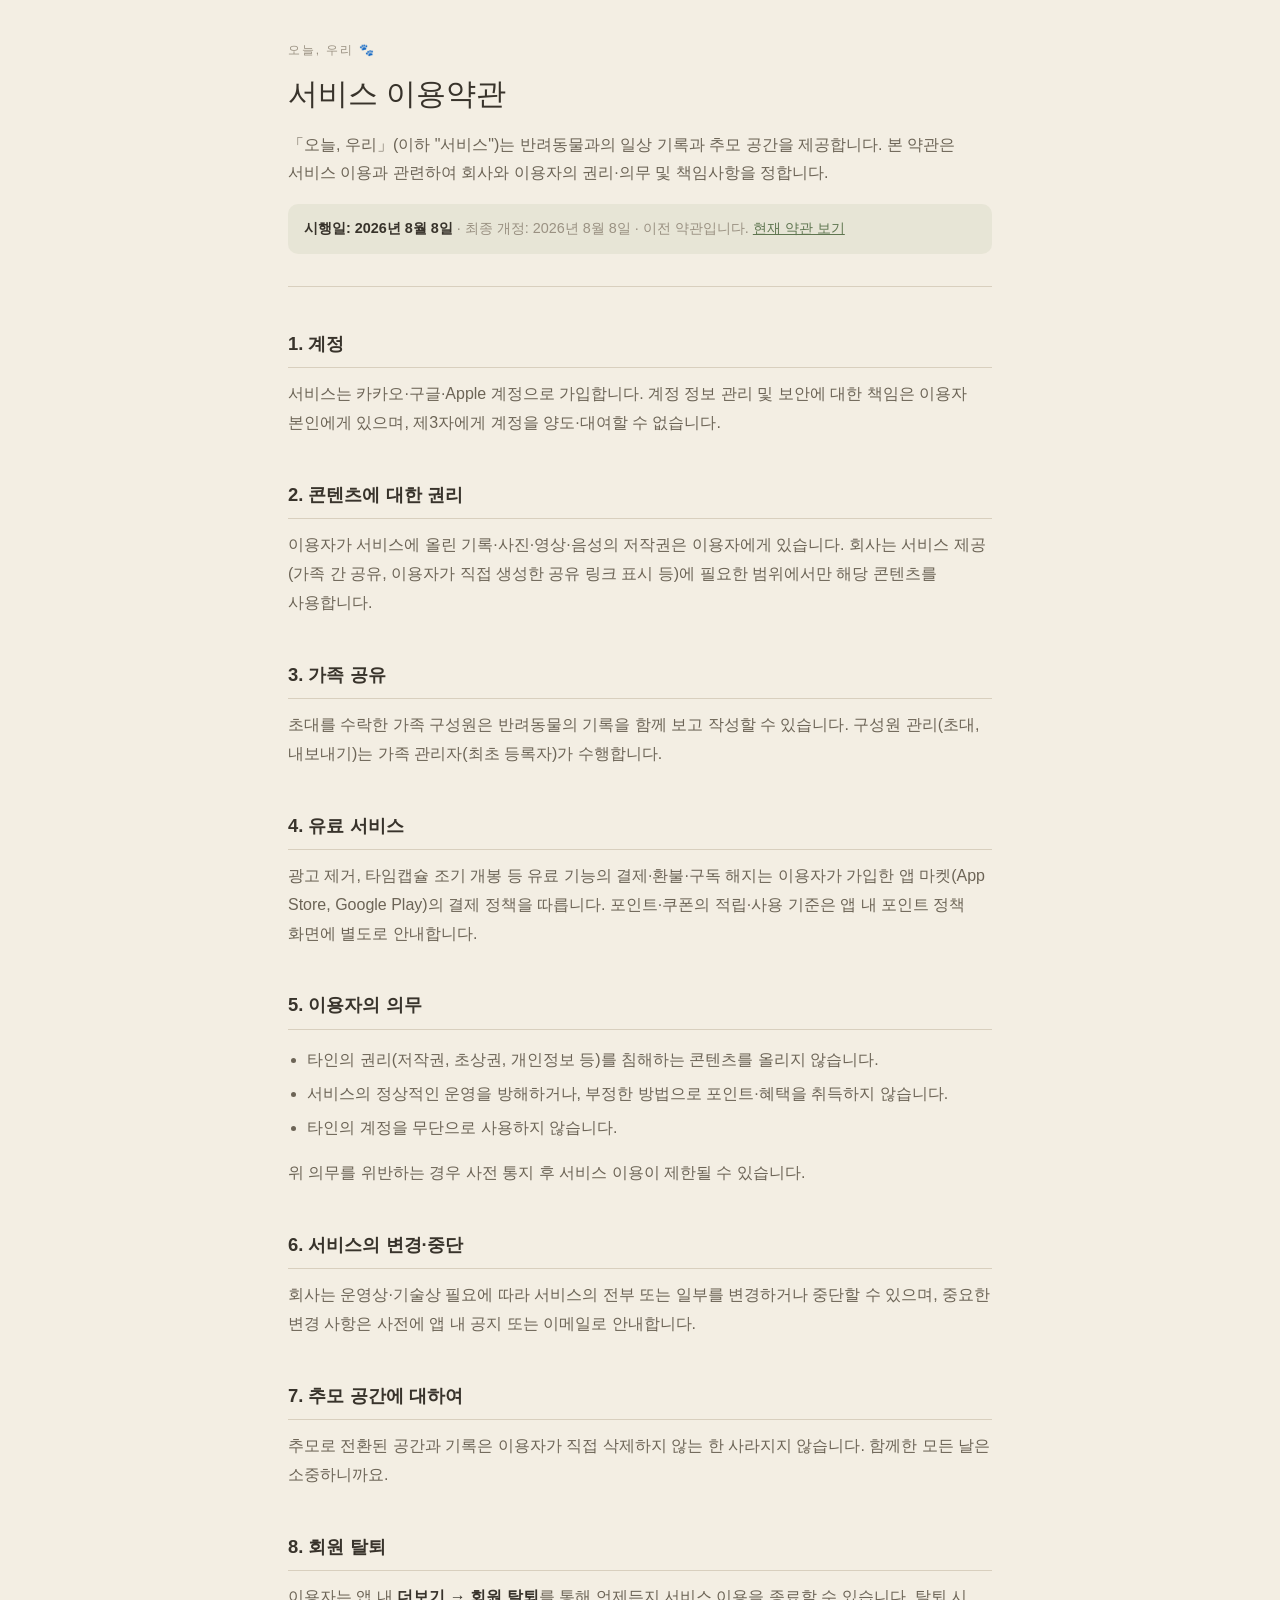
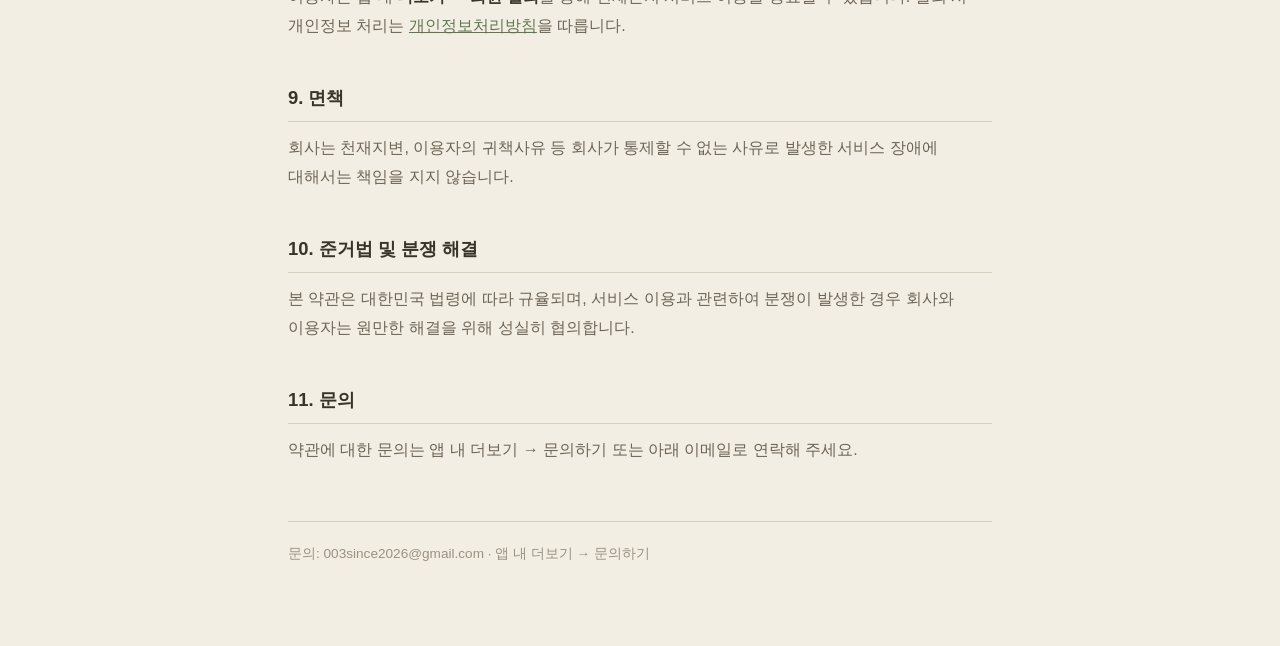
<file: terms-20260808.html>
<!doctype html>
<html lang="ko">
<head>
<meta charset="utf-8">
<meta name="viewport" content="width=device-width, initial-scale=1">
<title>서비스 이용약관 — 오늘, 우리</title>
<link rel="stylesheet" href="style.css">
</head>
<body>
<main>
<a class="brand" href="./">오늘, 우리 🐾</a>
<h1>서비스 이용약관</h1>
<p>「오늘, 우리」(이하 &quot;서비스&quot;)는 반려동물과의 일상 기록과 추모 공간을 제공합니다. 본 약관은 서비스 이용과 관련하여 회사와 이용자의 권리·의무 및 책임사항을 정합니다.</p>
<p class="meta"><strong>시행일: 2026년 8월 8일</strong> · 최종 개정: 2026년 8월 8일 · 이전 약관입니다. <a href="terms.html">현재 약관 보기</a></p>
<hr>
<h2>1. 계정</h2>
<p>서비스는 카카오·구글·Apple 계정으로 가입합니다. 계정 정보 관리 및 보안에 대한 책임은 이용자 본인에게 있으며, 제3자에게 계정을 양도·대여할 수 없습니다.</p>
<h2>2. 콘텐츠에 대한 권리</h2>
<p>이용자가 서비스에 올린 기록·사진·영상·음성의 저작권은 이용자에게 있습니다. 회사는 서비스 제공(가족 간 공유, 이용자가 직접 생성한 공유 링크 표시 등)에 필요한 범위에서만 해당 콘텐츠를 사용합니다.</p>
<h2>3. 가족 공유</h2>
<p>초대를 수락한 가족 구성원은 반려동물의 기록을 함께 보고 작성할 수 있습니다. 구성원 관리(초대, 내보내기)는 가족 관리자(최초 등록자)가 수행합니다.</p>
<h2>4. 유료 서비스</h2>
<p>광고 제거, 타임캡슐 조기 개봉 등 유료 기능의 결제·환불·구독 해지는 이용자가 가입한 앱 마켓(App Store, Google Play)의 결제 정책을 따릅니다. 포인트·쿠폰의 적립·사용 기준은 앱 내 포인트 정책 화면에 별도로 안내합니다.</p>
<h2>5. 이용자의 의무</h2>
<ul>
<li>타인의 권리(저작권, 초상권, 개인정보 등)를 침해하는 콘텐츠를 올리지 않습니다.</li>
<li>서비스의 정상적인 운영을 방해하거나, 부정한 방법으로 포인트·혜택을 취득하지 않습니다.</li>
<li>타인의 계정을 무단으로 사용하지 않습니다.</li>
</ul>
<p>위 의무를 위반하는 경우 사전 통지 후 서비스 이용이 제한될 수 있습니다.</p>
<h2>6. 서비스의 변경·중단</h2>
<p>회사는 운영상·기술상 필요에 따라 서비스의 전부 또는 일부를 변경하거나 중단할 수 있으며, 중요한 변경 사항은 사전에 앱 내 공지 또는 이메일로 안내합니다.</p>
<h2>7. 추모 공간에 대하여</h2>
<p>추모로 전환된 공간과 기록은 이용자가 직접 삭제하지 않는 한 사라지지 않습니다. 함께한 모든 날은 소중하니까요.</p>
<h2>8. 회원 탈퇴</h2>
<p>이용자는 앱 내 <strong>더보기 → 회원 탈퇴</strong>를 통해 언제든지 서비스 이용을 종료할 수 있습니다. 탈퇴 시 개인정보 처리는 <a href="privacy.html">개인정보처리방침</a>을 따릅니다.</p>
<h2>9. 면책</h2>
<p>회사는 천재지변, 이용자의 귀책사유 등 회사가 통제할 수 없는 사유로 발생한 서비스 장애에 대해서는 책임을 지지 않습니다.</p>
<h2>10. 준거법 및 분쟁 해결</h2>
<p>본 약관은 대한민국 법령에 따라 규율되며, 서비스 이용과 관련하여 분쟁이 발생한 경우 회사와 이용자는 원만한 해결을 위해 성실히 협의합니다.</p>
<h2>11. 문의</h2>
<p>약관에 대한 문의는 앱 내 더보기 → 문의하기 또는 아래 이메일로 연락해 주세요.</p>
<footer>문의: 003since2026@gmail.com · 앱 내 더보기 → 문의하기</footer>
</main>
</body>
</html>
</file>
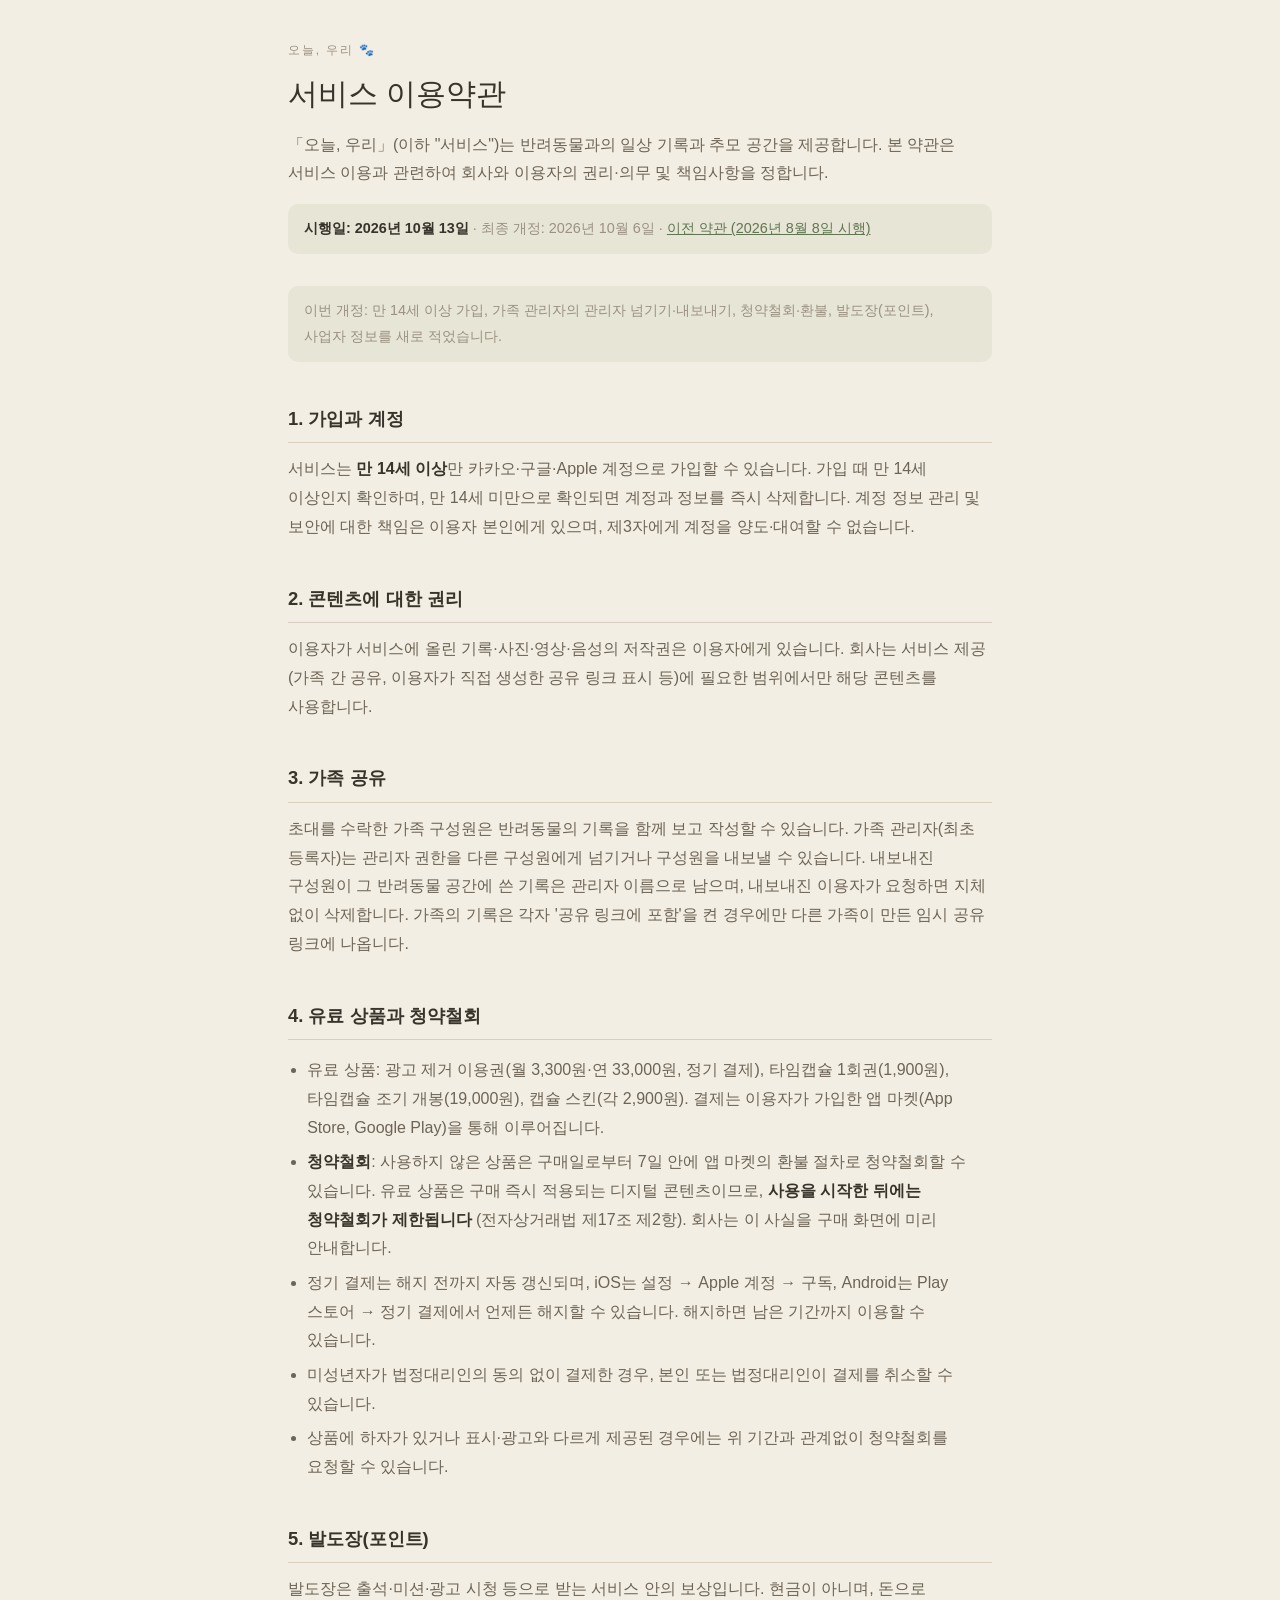
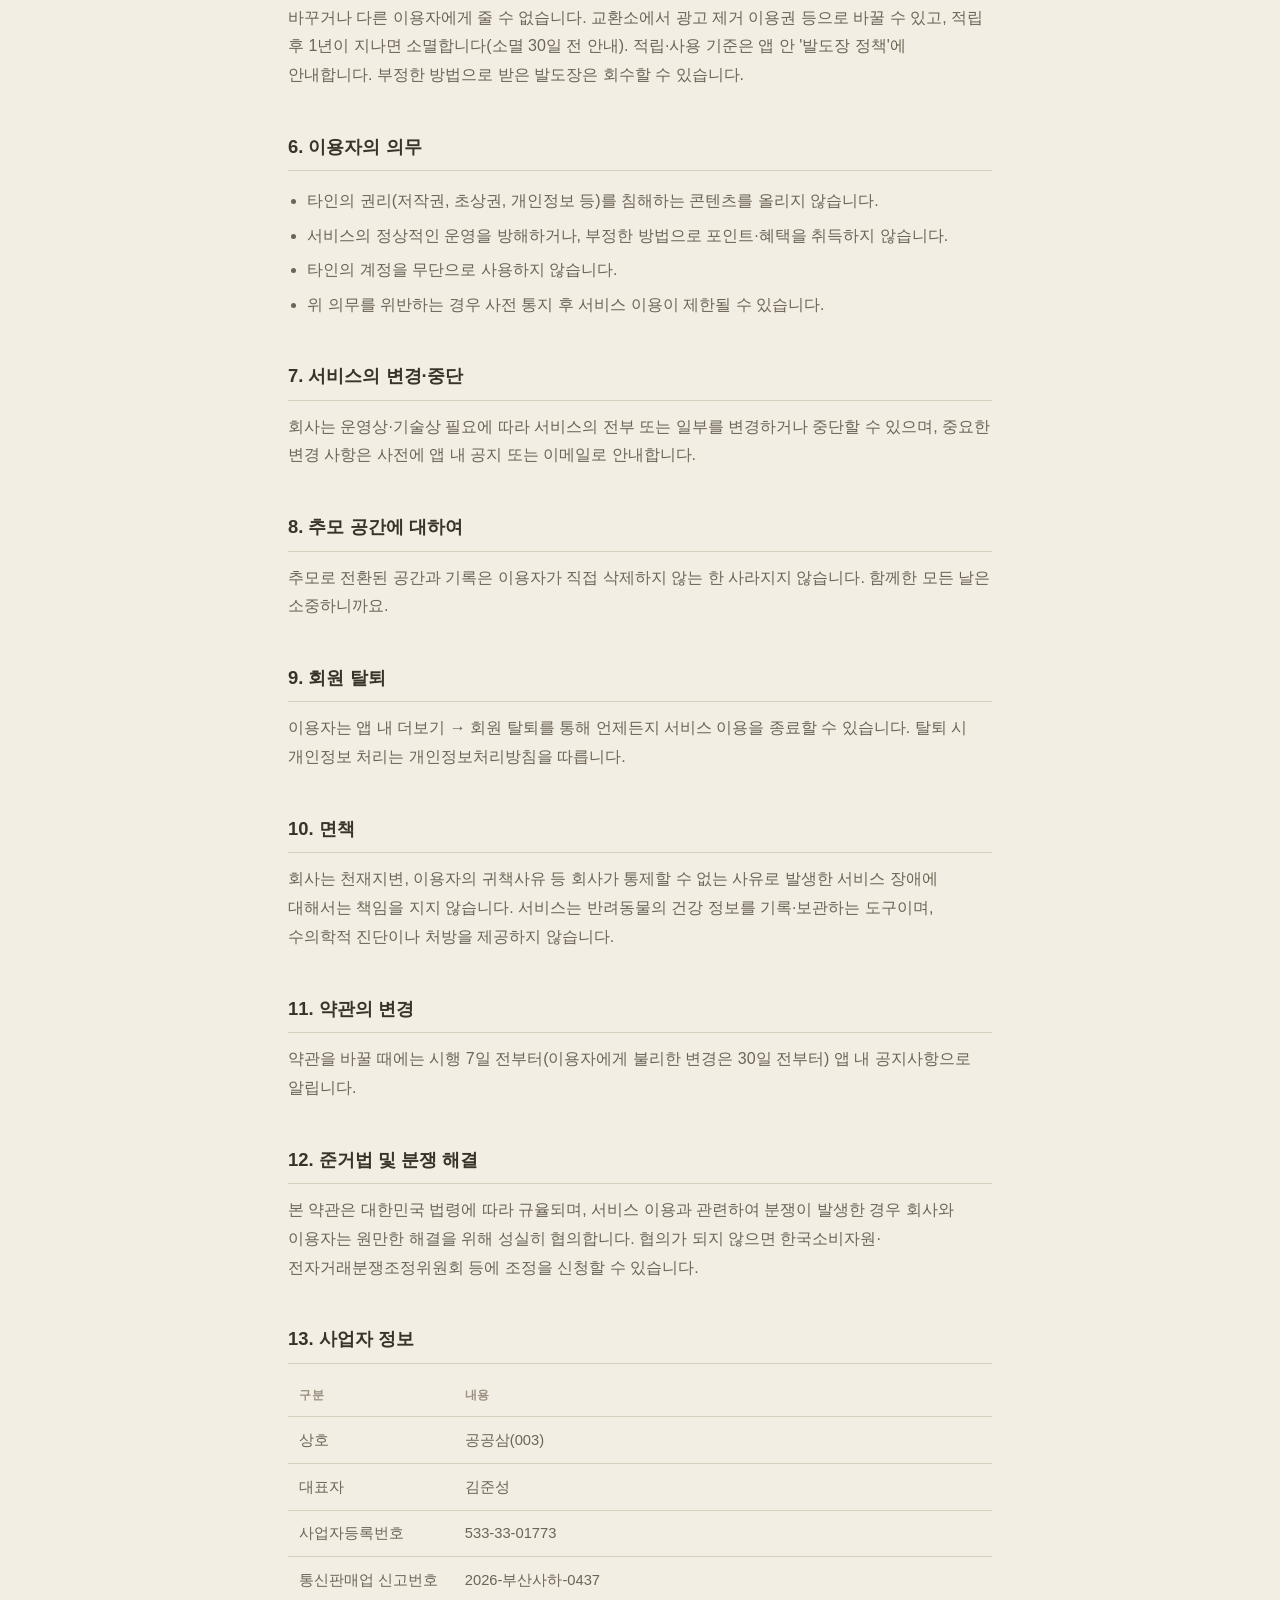
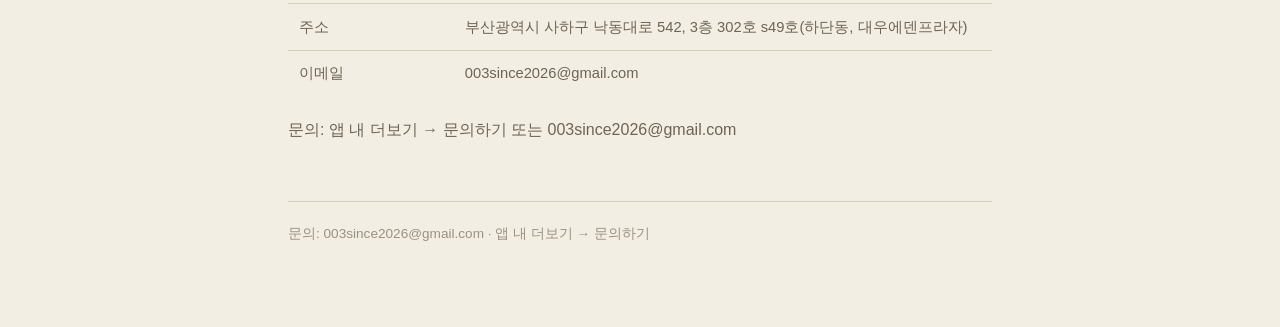
<file: terms.html>
<!doctype html>
<html lang="ko">
<head>
<meta charset="utf-8">
<meta name="viewport" content="width=device-width, initial-scale=1">
<title>서비스 이용약관 — 오늘, 우리</title>
<link rel="stylesheet" href="style.css">
</head>
<body>
<main>
<a class="brand" href="./">오늘, 우리 🐾</a>
<h1>서비스 이용약관</h1>
<p>「오늘, 우리」(이하 &quot;서비스&quot;)는 반려동물과의 일상 기록과 추모 공간을 제공합니다. 본 약관은 서비스 이용과 관련하여 회사와 이용자의 권리·의무 및 책임사항을 정합니다.</p>
<p class="meta"><strong>시행일: 2026년 10월 13일</strong> · 최종 개정: 2026년 10월 6일 · <a href="terms-20260808.html">이전 약관 (2026년 8월 8일 시행)</a></p>
<p class="meta">이번 개정: 만 14세 이상 가입, 가족 관리자의 관리자 넘기기·내보내기, 청약철회·환불, 발도장(포인트), 사업자 정보를 새로 적었습니다.</p>
<h2>1. 가입과 계정</h2>
<p>서비스는 <strong>만 14세 이상</strong>만 카카오·구글·Apple 계정으로 가입할 수 있습니다. 가입 때 만 14세 이상인지 확인하며, 만 14세 미만으로 확인되면 계정과 정보를 즉시 삭제합니다. 계정 정보 관리 및 보안에 대한 책임은 이용자 본인에게 있으며, 제3자에게 계정을 양도·대여할 수 없습니다.</p>
<h2>2. 콘텐츠에 대한 권리</h2>
<p>이용자가 서비스에 올린 기록·사진·영상·음성의 저작권은 이용자에게 있습니다. 회사는 서비스 제공(가족 간 공유, 이용자가 직접 생성한 공유 링크 표시 등)에 필요한 범위에서만 해당 콘텐츠를 사용합니다.</p>
<h2>3. 가족 공유</h2>
<p>초대를 수락한 가족 구성원은 반려동물의 기록을 함께 보고 작성할 수 있습니다. 가족 관리자(최초 등록자)는 관리자 권한을 다른 구성원에게 넘기거나 구성원을 내보낼 수 있습니다. 내보내진 구성원이 그 반려동물 공간에 쓴 기록은 관리자 이름으로 남으며, 내보내진 이용자가 요청하면 지체 없이 삭제합니다. 가족의 기록은 각자 '공유 링크에 포함'을 켠 경우에만 다른 가족이 만든 임시 공유 링크에 나옵니다.</p>
<h2>4. 유료 상품과 청약철회</h2>
<ul><li>유료 상품: 광고 제거 이용권(월 3,300원·연 33,000원, 정기 결제), 타임캡슐 1회권(1,900원), 타임캡슐 조기 개봉(19,000원), 캡슐 스킨(각 2,900원). 결제는 이용자가 가입한 앱 마켓(App Store, Google Play)을 통해 이루어집니다.</li><li><strong>청약철회</strong>: 사용하지 않은 상품은 구매일로부터 7일 안에 앱 마켓의 환불 절차로 청약철회할 수 있습니다. 유료 상품은 구매 즉시 적용되는 디지털 콘텐츠이므로, <strong>사용을 시작한 뒤에는 청약철회가 제한됩니다</strong> (전자상거래법 제17조 제2항). 회사는 이 사실을 구매 화면에 미리 안내합니다.</li><li>정기 결제는 해지 전까지 자동 갱신되며, iOS는 설정 → Apple 계정 → 구독, Android는 Play 스토어 → 정기 결제에서 언제든 해지할 수 있습니다. 해지하면 남은 기간까지 이용할 수 있습니다.</li><li>미성년자가 법정대리인의 동의 없이 결제한 경우, 본인 또는 법정대리인이 결제를 취소할 수 있습니다.</li><li>상품에 하자가 있거나 표시·광고와 다르게 제공된 경우에는 위 기간과 관계없이 청약철회를 요청할 수 있습니다.</li></ul>
<h2>5. 발도장(포인트)</h2>
<p>발도장은 출석·미션·광고 시청 등으로 받는 서비스 안의 보상입니다. 현금이 아니며, 돈으로 바꾸거나 다른 이용자에게 줄 수 없습니다. 교환소에서 광고 제거 이용권 등으로 바꿀 수 있고, 적립 후 1년이 지나면 소멸합니다(소멸 30일 전 안내). 적립·사용 기준은 앱 안 '발도장 정책'에 안내합니다. 부정한 방법으로 받은 발도장은 회수할 수 있습니다.</p>
<h2>6. 이용자의 의무</h2>
<ul><li>타인의 권리(저작권, 초상권, 개인정보 등)를 침해하는 콘텐츠를 올리지 않습니다.</li><li>서비스의 정상적인 운영을 방해하거나, 부정한 방법으로 포인트·혜택을 취득하지 않습니다.</li><li>타인의 계정을 무단으로 사용하지 않습니다.</li><li>위 의무를 위반하는 경우 사전 통지 후 서비스 이용이 제한될 수 있습니다.</li></ul>
<h2>7. 서비스의 변경·중단</h2>
<p>회사는 운영상·기술상 필요에 따라 서비스의 전부 또는 일부를 변경하거나 중단할 수 있으며, 중요한 변경 사항은 사전에 앱 내 공지 또는 이메일로 안내합니다.</p>
<h2>8. 추모 공간에 대하여</h2>
<p>추모로 전환된 공간과 기록은 이용자가 직접 삭제하지 않는 한 사라지지 않습니다. 함께한 모든 날은 소중하니까요.</p>
<h2>9. 회원 탈퇴</h2>
<p>이용자는 앱 내 더보기 → 회원 탈퇴를 통해 언제든지 서비스 이용을 종료할 수 있습니다. 탈퇴 시 개인정보 처리는 개인정보처리방침을 따릅니다.</p>
<h2>10. 면책</h2>
<p>회사는 천재지변, 이용자의 귀책사유 등 회사가 통제할 수 없는 사유로 발생한 서비스 장애에 대해서는 책임을 지지 않습니다. 서비스는 반려동물의 건강 정보를 기록·보관하는 도구이며, 수의학적 진단이나 처방을 제공하지 않습니다.</p>
<h2>11. 약관의 변경</h2>
<p>약관을 바꿀 때에는 시행 7일 전부터(이용자에게 불리한 변경은 30일 전부터) 앱 내 공지사항으로 알립니다.</p>
<h2>12. 준거법 및 분쟁 해결</h2>
<p>본 약관은 대한민국 법령에 따라 규율되며, 서비스 이용과 관련하여 분쟁이 발생한 경우 회사와 이용자는 원만한 해결을 위해 성실히 협의합니다. 협의가 되지 않으면 한국소비자원·전자거래분쟁조정위원회 등에 조정을 신청할 수 있습니다.</p>
<h2>13. 사업자 정보</h2>
<div class="table-wrap"><table><thead><tr><th>구분</th><th>내용</th></tr></thead><tbody><tr><td>상호</td><td>공공삼(003)</td></tr><tr><td>대표자</td><td>김준성</td></tr><tr><td>사업자등록번호</td><td>533-33-01773</td></tr><tr><td>통신판매업 신고번호</td><td>2026-부산사하-0437</td></tr><tr><td>주소</td><td>부산광역시 사하구 낙동대로 542, 3층 302호 s49호(하단동, 대우에덴프라자)</td></tr><tr><td>이메일</td><td>003since2026@gmail.com</td></tr></tbody></table></div>
<p>문의: 앱 내 더보기 → 문의하기 또는 003since2026@gmail.com</p>
<footer>문의: 003since2026@gmail.com · 앱 내 더보기 → 문의하기</footer>
</main>
</body>
</html>
</file>
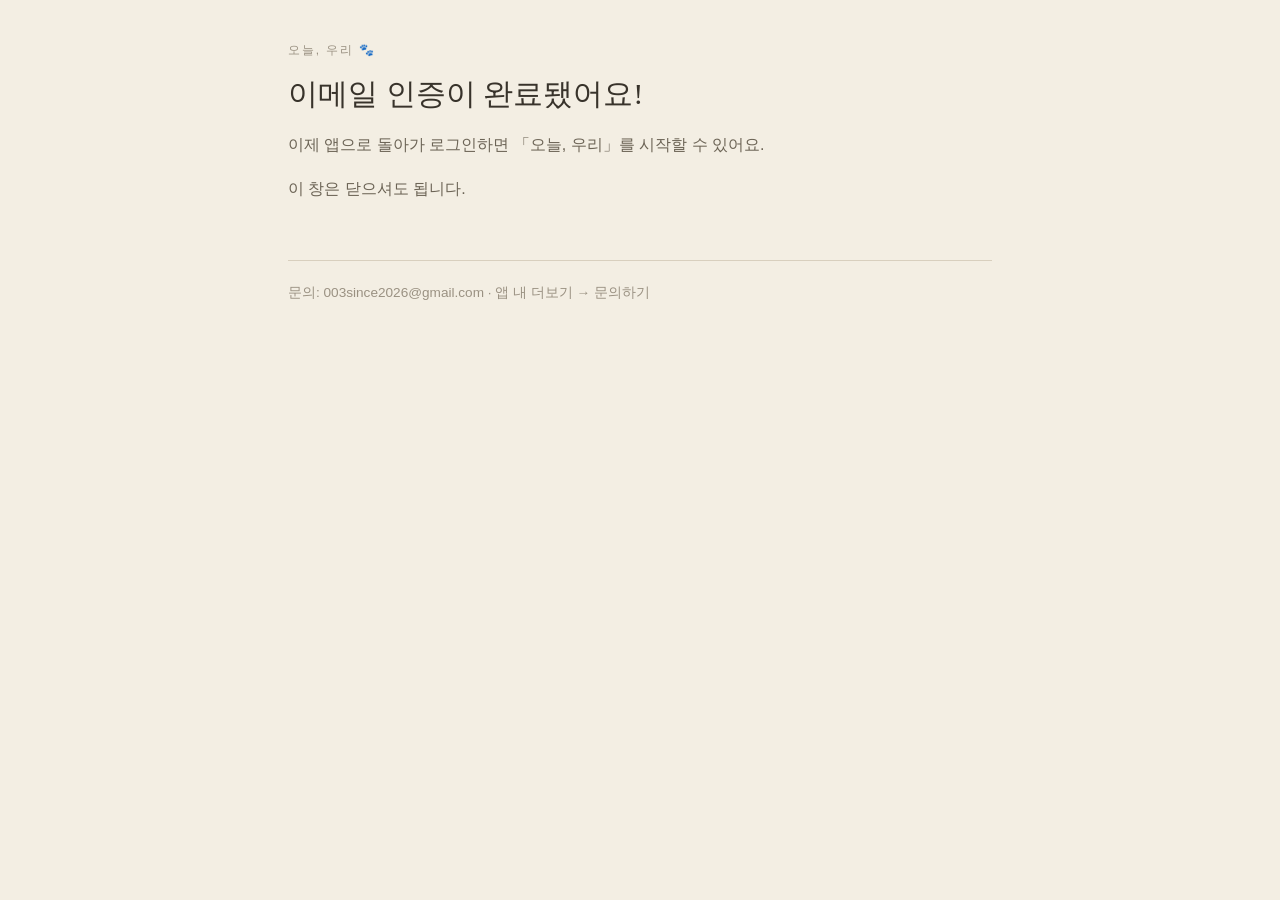
<file: verified.html>
<!doctype html>
<html lang="ko">
<head>
<meta charset="utf-8">
<meta name="viewport" content="width=device-width, initial-scale=1">
<title>오늘, 우리 — 이메일 인증 완료</title>
<link rel="stylesheet" href="style.css">
</head>
<body>
<main>
  <span class="brand">오늘, 우리 🐾</span>
  <h1>이메일 인증이 완료됐어요!</h1>
  <p>이제 앱으로 돌아가 로그인하면 「오늘, 우리」를 시작할 수 있어요.</p>
  <p>이 창은 닫으셔도 됩니다.</p>

  <footer>문의: 003since2026@gmail.com · 앱 내 더보기 → 문의하기</footer>
</main>
</body>
</html>
</file>
<file: style.css>
:root {
  --paper: #f3eee3;
  --card: #fffdf8;
  --ink: #38332b;
  --ink-soft: #6c6456;
  --ink-faint: #9a9182;
  --sage: #5f7650;
  --sage-bg: rgba(124, 148, 104, 0.10);
  --line: #d8cfbe;
}
@media (prefers-color-scheme: dark) {
  :root {
    --paper: #23262b;
    --card: #2c3138;
    --ink: #ece6d8;
    --ink-soft: #b9b2a3;
    --ink-faint: #8b8577;
    --sage: #9db98a;
    --sage-bg: rgba(157, 185, 138, 0.13);
    --line: #414750;
  }
}

* { box-sizing: border-box; }

body {
  background: var(--paper);
  color: var(--ink);
  font-family: -apple-system, BlinkMacSystemFont, "Apple SD Gothic Neo",
               "Malgun Gothic", "Noto Sans KR", sans-serif;
  font-size: 16px;
  line-height: 1.8;
  margin: 0;
  padding: 2.5rem 1.25rem 5rem;
  word-break: keep-all;
}

main { max-width: 44rem; margin: 0 auto; }

.brand {
  display: block;
  font-size: 0.75rem;
  letter-spacing: 0.16em;
  text-transform: uppercase;
  color: var(--ink-faint);
  text-decoration: none;
  margin-bottom: 0.75rem;
}
.brand:hover { color: var(--sage); }

h1 {
  font-family: AppleMyungjo, "Nanum Myeongjo", Batang, serif;
  font-weight: 400;
  font-size: 1.9rem;
  line-height: 1.35;
  margin: 0 0 1rem;
  text-wrap: balance;
}

h2 {
  font-size: 1.15rem;
  margin: 2.5rem 0 0.75rem;
  padding-bottom: 0.45rem;
  border-bottom: 1px solid var(--line);
  text-wrap: balance;
}

p, li { color: var(--ink-soft); }
p { margin: 0 0 1rem; }
ul { padding-left: 1.2rem; }
li { margin-bottom: 0.35rem; }
strong { color: var(--ink); }

hr { border: none; border-top: 1px solid var(--line); margin: 2rem 0; }

.meta {
  font-size: 0.9rem;
  color: var(--ink-faint);
  padding: 0.75rem 1rem;
  background: var(--sage-bg);
  border-radius: 10px;
  margin-bottom: 2rem;
}

.table-wrap { overflow-x: auto; margin-bottom: 1.25rem; }
table { border-collapse: collapse; width: 100%; font-size: 0.92rem; }
th, td {
  text-align: left;
  padding: 0.6rem 0.7rem;
  border-bottom: 1px solid var(--line);
  vertical-align: top;
}
th {
  font-size: 0.75rem;
  letter-spacing: 0.06em;
  color: var(--ink-faint);
  font-weight: 600;
  white-space: nowrap;
}
td { color: var(--ink-soft); }
tbody tr:last-child td { border-bottom: none; }

a { color: var(--sage); }
a:focus-visible, .brand:focus-visible { outline: 2px solid var(--sage); outline-offset: 3px; }

.cards { display: grid; gap: 1rem; grid-template-columns: 1fr; margin-top: 2rem; }
@media (min-width: 36rem) { .cards { grid-template-columns: 1fr 1fr; } }
.cards a {
  display: block;
  background: var(--card);
  border: 1px solid var(--line);
  border-radius: 14px;
  padding: 1.25rem;
  text-decoration: none;
  color: var(--ink);
}
.cards a:hover { border-color: var(--sage); }
.cards h3 { margin: 0 0 0.35rem; font-size: 1rem; }
.cards p { margin: 0; font-size: 0.88rem; color: var(--ink-faint); }

footer {
  margin-top: 3.5rem;
  padding-top: 1.25rem;
  border-top: 1px solid var(--line);
  font-size: 0.85rem;
  color: var(--ink-faint);
}
</file>
